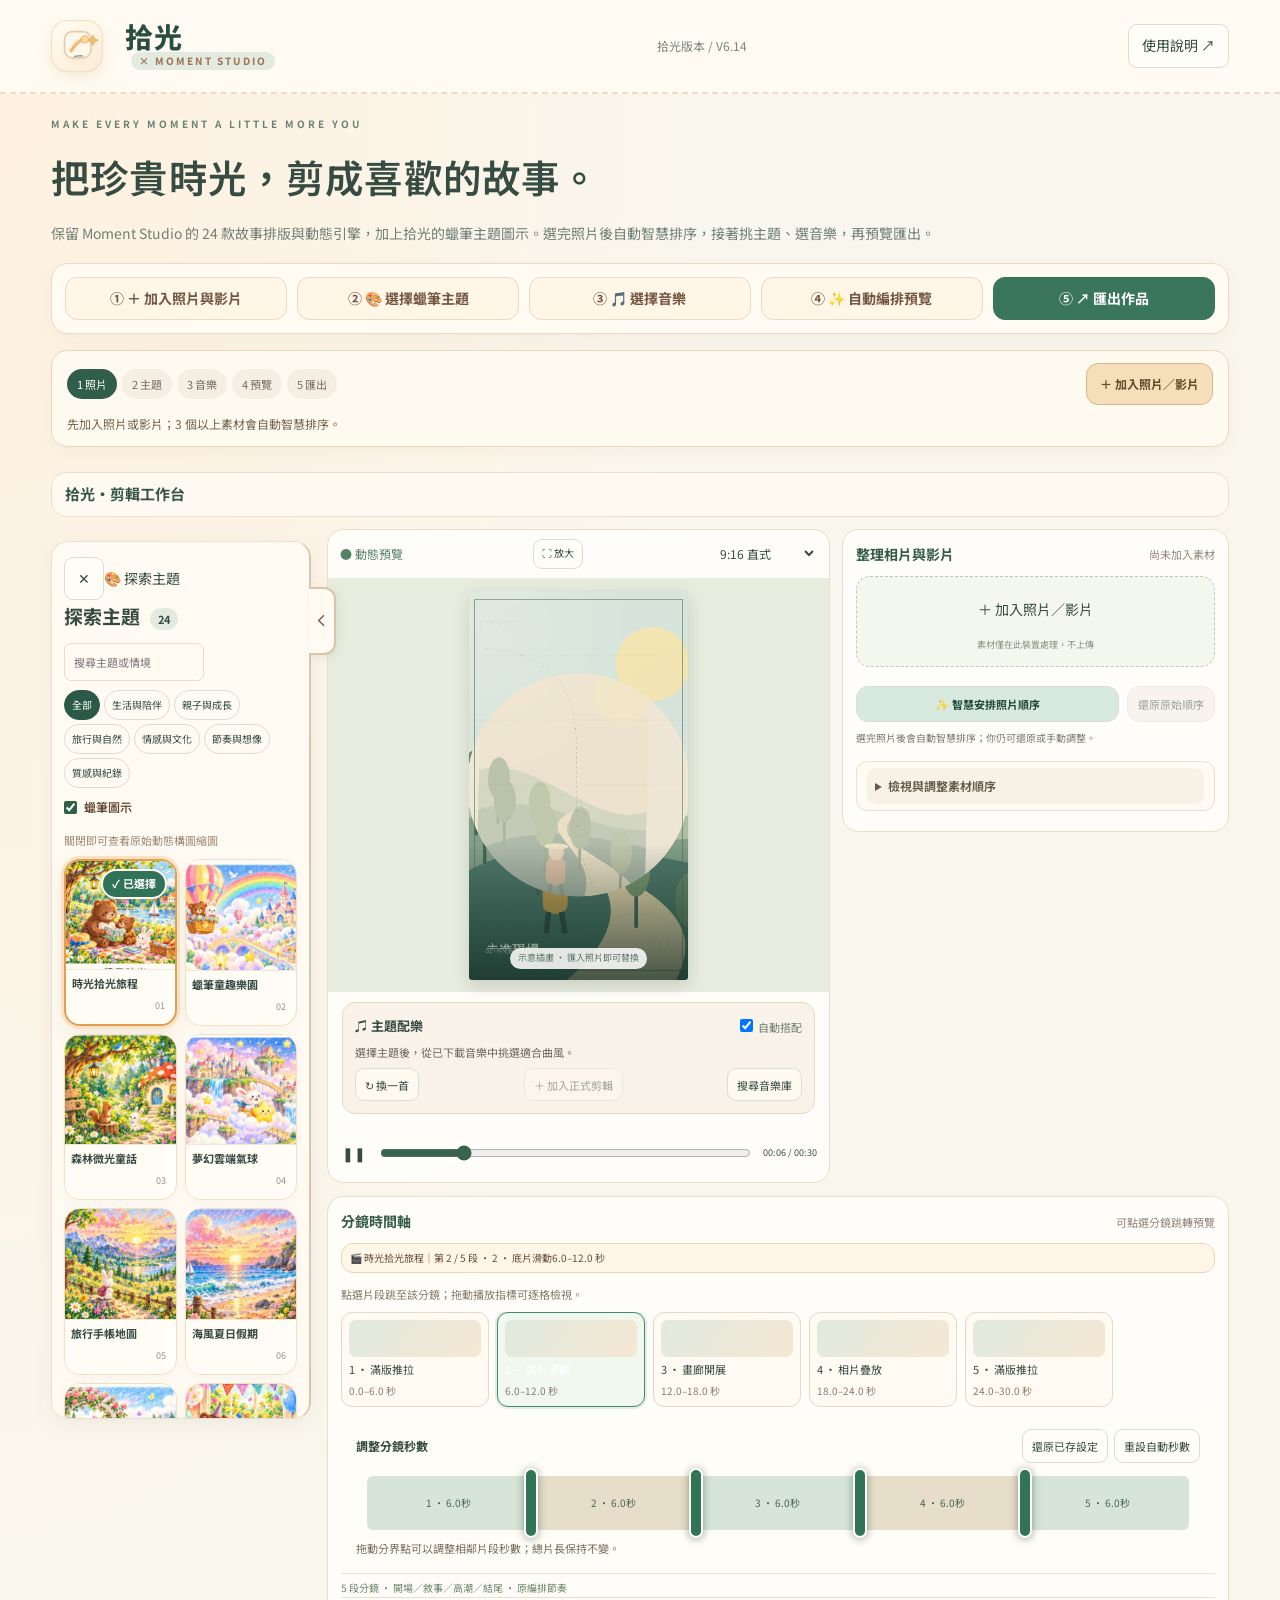
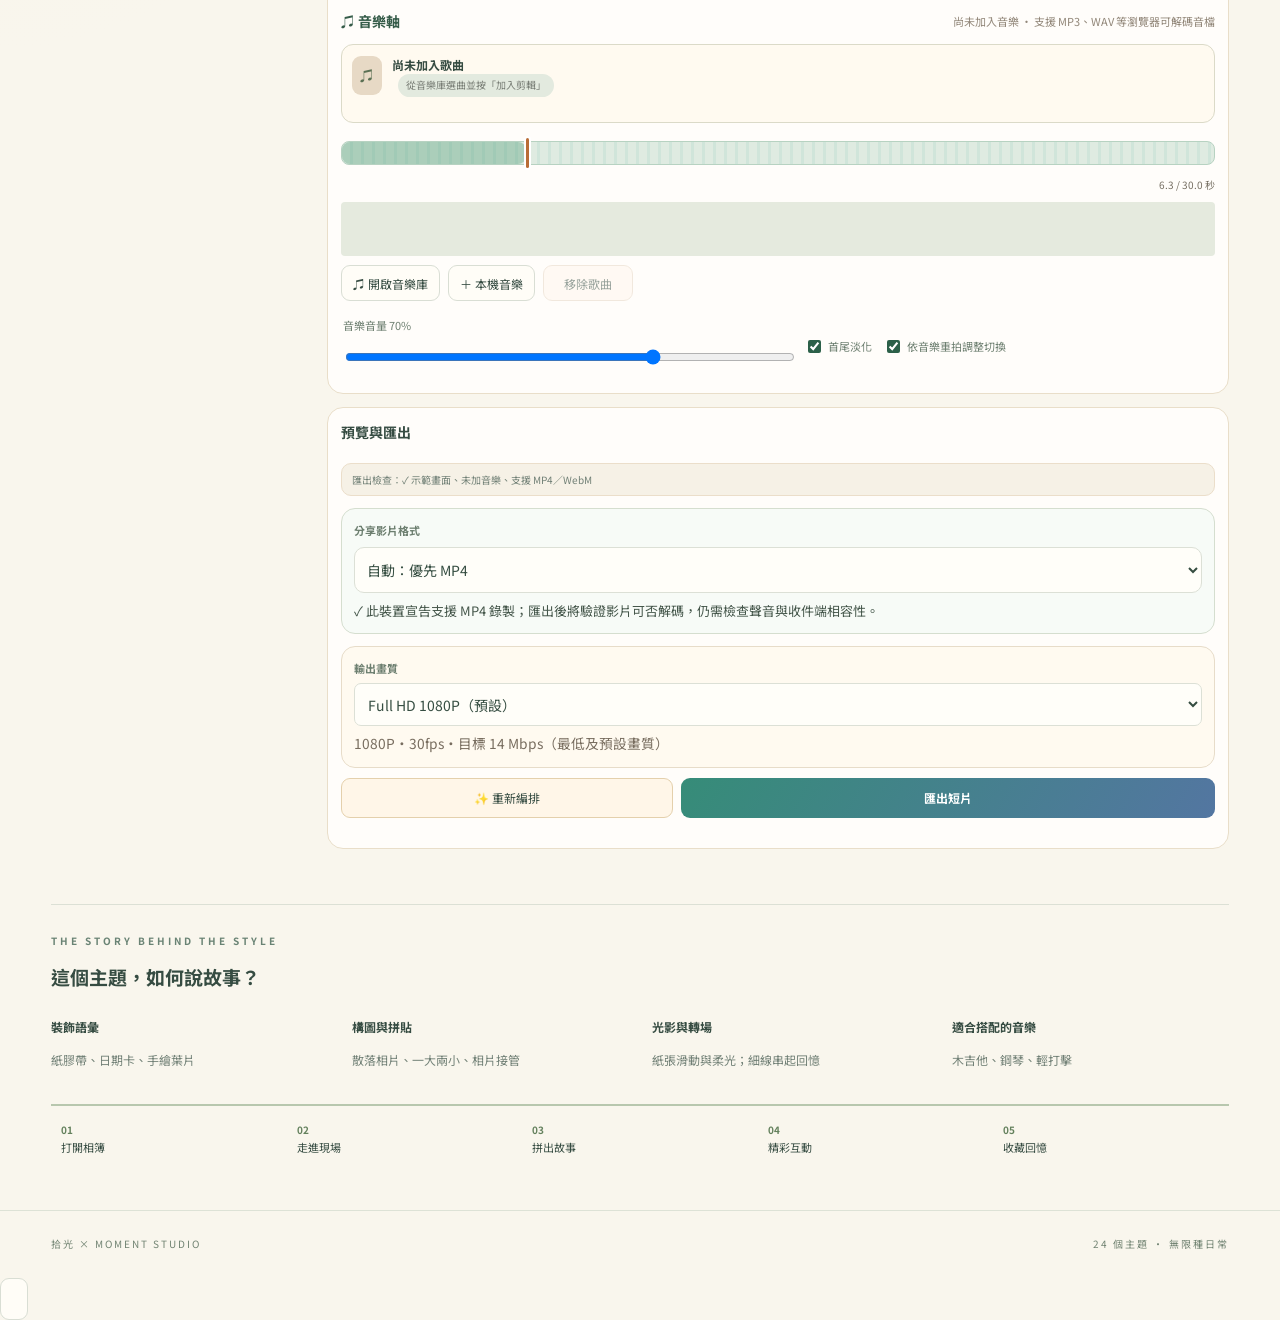
<file: index.html>
<!doctype html><html lang="zh-Hant"><head><meta charset="utf-8"><meta name="viewport" content="width=device-width,initial-scale=1"><meta name="theme-color" content="#f5f3ec"><title>拾光˙剪映</title><meta name="apple-mobile-web-app-capable" content="yes"><meta name="apple-mobile-web-app-status-bar-style" content="default"><meta name="apple-mobile-web-app-title" content="拾光˙剪映"><meta name="application-name" content="拾光˙剪映"><link rel="manifest" href="manifest.webmanifest"><link rel="icon" type="image/png" sizes="192x192" href="icons/icon-192.png"><link rel="apple-touch-icon" href="icons/apple-touch-icon.png"><link rel="stylesheet" href="style.css"><link rel="stylesheet" href="mobile-shell-v608.css?v=610"><link rel="stylesheet" href="mobile-v610.css?v=610"><link rel="stylesheet" href="export-overlay-v614.css?v=614"></head><body><header><a class="brand" href="#" aria-label="拾光 × Moment Studio 首頁"><span class="brandmark" aria-hidden="true"><svg viewBox="0 0 64 64" role="img" focusable="false"><defs><linearGradient id="sgGlow" x1="0" x2="1" y1="0" y2="1"><stop offset="0%" stop-color="#ffd7a8"/><stop offset="52%" stop-color="#f3b56e"/><stop offset="100%" stop-color="#7db2a6"/></linearGradient></defs><rect x="7" y="10" width="40" height="40" rx="12" fill="#fff7ea" stroke="#e3ccb0" stroke-width="2.5"/><path d="M17 39c6-10 11-14 17-17" fill="none" stroke="url(#sgGlow)" stroke-width="5.2" stroke-linecap="round"/><circle cx="38" cy="22" r="5.5" fill="#ffd89e" stroke="#e8b56c" stroke-width="1.6"/><path d="M50 16l2.5 5 5.5 2.2-5.3 2.3L50 31l-2.5-5.4-5.3-2.3 5.2-2.2z" fill="#f3bf74" stroke="#dea85f" stroke-width="1.3"/><path d="M22 48c4.2-1.1 8.2-1.4 12.3-.9" fill="none" stroke="#8ba89e" stroke-width="2.2" stroke-linecap="round"/></svg></span><span class="brandtext"><b>拾光</b><small>× MOMENT STUDIO</small></span></a><span class="version">拾光版本 / V6.14</span><button id="help">使用說明 ↗</button></header><main><section class="intro"><div class="eyebrow">MAKE EVERY MOMENT A LITTLE MORE YOU</div><h1>把珍貴時光，剪成喜歡的故事。</h1><p>保留 Moment Studio 的 24 款故事排版與動態引擎，加上拾光的蠟筆主題圖示。選完照片後自動智慧排序，接著挑主題、選音樂，再預覽匯出。</p></section><div class="quickstart" aria-label="快速成片操作"><button type="button" id="quickUpload">① ＋ 加入照片與影片</button><button type="button" id="quickThemes">② 🎨 選擇蠟筆主題</button><button type="button" id="quickMusic">③ 🎵 選擇音樂</button><button type="button" id="quickCreate">④ ✨ 自動編排預覽</button><button type="button" id="quickExport">⑤ ↗ 匯出作品</button></div><div id="guidedProgress" class="guided-progress" aria-label="製片進度" aria-live="polite"></div><div class="workspace"><section class="catalog"><div class="sectionhead"><h2>探索主題 <small>24</small></h2><label class="search"><input id="search" placeholder="搜尋主題或情境" aria-label="搜尋主題"></label></div><nav id="filters" aria-label="主題分類"></nav><div class="theme-controls"><label class="check"><input id="showIllustrations" type="checkbox" checked>蠟筆圖示</label><span>關閉即可查看原始動態構圖縮圖</span></div><div id="cards" class="cards"></div><p id="empty" hidden>找不到符合的主題，試試其他關鍵字。</p></section><aside class="editor"><div class="previewhead"><span class="live">● 動態預覽</span><button id="expand" aria-label="放大預覽">⛶ 放大</button><select id="ratio" aria-label="畫面比例"><option value="portrait">9:16 直式</option><option value="landscape">16:9 橫式</option><option value="square">1:1 正方形</option></select></div><div class="stage"><canvas id="canvas" width="540" height="960" aria-label="主題動畫預覽"></canvas><span id="sample">示意插畫 · 匯入照片即可替換</span></div><div class="transport"><button id="play" aria-label="播放或暫停">❚❚</button><input id="seek" type="range" min="0" max="30" step="0.01" value="0" aria-label="播放進度"><span id="clock">00:00 / 00:30</span></div><div class="shotbar"><div class="shotbar-title"><b>分鏡</b><button type="button" id="previewDemo">▶ 重播範例</button></div><div id="shots"></div><span id="shotInfo"></span></div><div class="settings"><div class="selected"><span id="selNum">01 / 24</span><h2 id="selTitle"></h2><p id="selDesc"></p><div class="compact-flow">流程：素材 → 主題 → 音樂 → 預覽 → 匯出</div></div><details class="advanced-settings"><summary>進階演出設定 <span>光影・運鏡・文字・節奏</span></summary><section class="sceneSettings"><b>場景演出</b><p id="sceneDescription"></p><div class="row"><label class="check"><input id="foreground" type="checkbox" checked>主題前景</label><label class="check"><input id="light" type="checkbox" checked>環境光影</label></div><div class="row"><label class="check"><input id="opening" type="checkbox" checked>故事開場</label><label class="check"><input id="ending" type="checkbox" checked>回憶收尾</label></div><label>光影與前景強度<select id="atmosphere"><option value="0.5">輕柔</option><option value="1" selected>標準</option><option value="1.4">豐富</option></select></label></section><label>影片標題<input id="title" maxlength="32" placeholder="今天的小小冒險"></label><div class="row"><label>片長<select id="duration"><option value="15">15 秒</option><option value="20">20 秒</option><option value="25">25 秒</option><option value="30" selected>30 秒</option><option value="40">40 秒</option><option value="45">45 秒</option><option value="60">60 秒</option><option value="75">75 秒</option><option value="90">90 秒</option><option value="105">105 秒</option><option value="120">120 秒</option></select></label><label>裝飾<select id="density"><option value="0.4">清爽</option><option value="1" selected>標準</option><option value="1.6">豐富</option></select></label><label>節奏<select id="pace"><option value="0.75">溫柔</option><option value="1" selected>標準</option><option value="1.35">活潑</option></select></label></div><div class="row"><label>鏡頭動態<select id="motion"><option value="0">固定</option><option value="1" selected>柔和推拉</option><option value="1.6">明顯推拉</option></select></label><label>照片構圖（建議完整保留）<select id="fit"><option value="contain" selected>完整保留</option><option value="cover">填滿畫面（會裁切）</option></select></label></div><div class="row"><label>鏡頭曲線<select id="curve"><option value="auto">依主題</option><option value="gentle">柔順</option><option value="cinema">慢—快—慢</option><option value="snappy">節奏加速</option></select></label><label>文字動畫<select id="textMotion"><option value="auto">依主題</option><option value="reveal">滑入揭露</option><option value="type">逐字出現</option><option value="pop">放大落位</option><option value="none">靜態</option></select></label></div><label>文字顯示<select id="textScope"><option value="story">每段故事</option><option value="ends">僅開場與結尾</option><option value="all">全片標題</option></select></label><label class="check"><input id="reduced" type="checkbox">減少動態</label></details><div class="sideblock-label">1. 素材</div><div class="upload"><input id="files" type="file" accept="image/*,video/*" multiple hidden><button id="upload">＋ 加入照片／影片</button><span>素材僅在此裝置處理，不上傳</span></div><div class="story-actions"><button id="storyOptimize" type="button">✨ 智慧安排照片順序</button><button id="storyRestore" type="button" disabled>還原原始順序</button><span id="storyReason">選完照片後會自動智慧排序；你仍可還原或手動調整。</span></div><div id="mediaList"></div><div id="workflowHint" class="workflow-hint">流程：① 加入照片／影片 → ② 自動智慧排序 → ③ 選擇蠟筆主題 → ④ 選擇音樂 → ⑤ 預覽與匯出</div><div class="sideblock-label">2. 音樂</div><section class="musicpanel"><div class="sectionhead"><b>♫ 配樂</b><button type="button" id="openMusicLibrary">🎵 搜尋音樂庫</button><button id="musicAdd">匯入音檔</button></div><input id="musicFile" type="file" accept="audio/*,.mp3,.wav,.m4a" hidden><p id="musicName">尚未加入音樂 · 支援 MP3、WAV 等瀏覽器可解碼音檔</p><label class="check"><input id="beatSync" type="checkbox" checked>依音樂重拍調整切換</label><p id="beatStatus">加入配樂後，自動估計重拍；不明顯時保留原節奏。</p><canvas id="wave" width="600" height="80" aria-label="配樂波形"></canvas><label>音樂音量 <output id="volText">70%</output><input id="volume" type="range" min="0" max="100" value="70"></label><label>音樂起點（秒）<input id="musicStart" type="number" min="0" value="0" step="0.1" disabled></label><div class="row"><label class="check"><input id="loopMusic" type="checkbox" checked>不足時循環</label><label class="check"><input id="fadeMusic" type="checkbox" checked>首尾淡化</label></div><button id="musicRemove" class="textbtn" disabled>移除配樂</button></section><p id="exportReadiness" class="export-readiness" role="status">正在檢查匯出相容性…</p><div class="sideblock-label">3. 輸出</div><div class="actions"><button id="shuffle">✨ 重新編排</button><button id="export" class="primary">匯出短片</button></div><div class="project-savebar" id="projectSaveBar"><strong>專案管理</strong><button type="button" id="projectSaveLocal">儲存專案</button><button type="button" id="projectRestoreLocal">開啟已存專案</button><button type="button" id="projectExportFull">下載完整備份</button><button type="button" id="projectImportFull">匯入備份</button><input id="projectBackupFile" type="file" accept=".momentproj,application/json" hidden><span id="projectSaveStatus" role="status">本機保存包含照片、影片與音樂；清除網站資料會遺失。</span></div><button id="save" class="textbtn">下載編排設定 JSON</button><p class="notice">V6.14：主題點選即時預覽、分鏡提示與配樂狀態。原有可還原的智慧選片排序；使用曝光、細節、色彩與畫面方向安排素材。仍為模板自動編排，可加入本機配樂。影片原音仍靜音；尚未接入 AI 人臉辨識；使用「完整保留」可避免照片被裁切，請先確認構圖。</p><div id="exportProgress" hidden role="dialog" aria-modal="true" aria-labelledby="exportOverlayTitle" aria-describedby="exportStage"><section class="export-overlay-card"><div class="export-overlay-icon" aria-hidden="true">🎞️</div><h2 id="exportOverlayTitle">正在匯出影片</h2><p id="exportStage" role="status" aria-live="polite">正在準備影片與音軌…</p><div id="exportPercent" class="export-overlay-percent" aria-live="off">0%</div><progress id="progress" max="100" value="0" aria-label="影片匯出進度"></progress><p class="export-overlay-hint">請保持此頁開啟，不要切換到其他 App</p><button id="cancelExport" type="button">取消匯出</button></section></div><p id="status" role="status"></p><div id="result" hidden><b>匯出完成 · 先播放檢查</b><video id="resultVideo" controls playsinline></video><a id="resultDownload" download>下載影片</a><button id="closeResult" class="textbtn">關閉結果</button></div></div></aside></div><section class="mobile-workbar" aria-label="手機快速剪輯工具"><button type="button" id="mobileMedia">＋ 素材</button><button type="button" id="mobileTheme">🎨 主題</button><button type="button" id="mobilePreview">▶ 預覽</button><button type="button" id="mobileExport">↗ 匯出</button></section><section class="details"><div class="eyebrow">THE STORY BEHIND THE STYLE</div><h2>這個主題，如何說故事？</h2><div id="specs"></div><div class="timeline" id="timeline"></div></section></main><footer>拾光 × MOMENT STUDIO <span>24 個主題 · 無限種日常</span></footer><dialog id="dialog"><h2>讓回憶動起來</h2><p>① 選擇主題，先觀看示意插畫動畫。</p><p>② 加入照片或影片，用上下按鈕調整順序。影片會靜音、以原速循環使用。</p><p>③ 調整標題、比例、節奏與裝飾；拖曳進度條檢視構圖。</p><p>④ 從音樂庫搜尋試聽，取得合規音檔後匯入，並調整起點與音量，再匯出 MP4 或 WebM（依瀏覽器支援）。匯出需等待完整片長，請留在此頁，完成後可直接播放檢查。</p><p>重拍來自音訊能量變化估計，並非每首歌都能準確識別；可取消重拍調整。<br>瀏覽器支援 FaceDetector 時可嘗試偵測照片人臉，不支援時回退至視覺特徵分析；影片原音靜音，可另外加入配樂。素材不會上傳，重新整理後需重新加入；JSON 僅保留編排設定，不包含照片或影片。</p><button id="closeDialog" class="primary">開始創作</button></dialog><script src="engine.js"></script><script src="atmosphere.js"></script><script src="app.js"></script><script src="fusion.js"></script><script src="upgrade-v51.js"></script><dialog id="musicLibrary" class="music-library-dialog"><div class="music-dialog-head"><b>🎵 拾光音樂素材中心</b><button id="closeMusicLibrary" type="button">✕ 關閉</button></div><p>可以在此搜尋與試聽。網路曲目需先確認影片同步使用授權並取得合法音檔；本機選取的音樂可直接加入時間軸。</p><iframe id="musicLibraryFrame" title="音樂素材中心" loading="lazy" src="music-center/index.html?v=5.98"></iframe></dialog><script src="upgrade-v52.js"></script><script src="upgrade-v512.js"></script><script src="upgrade-v518.js"></script><script src="upgrade-v523.js"></script><script src="workspace-v525.js"></script><script src="timeline-v526.js"></script><script src="timeline-v527.js"></script><script src="project-v529.js"></script><script src="music-full-v530.js"></script><script src="workspace-v532.js"></script><script src="sidebar-edge-v533.js"></script><script src="audio-focus-v549.js"></script><script src="theme-music-v552.js"></script><script src="cover-share-v554.js"></script><script src="share-mobile-v555.js"></script><script src="export-format-v556.js"></script><script src="mobile-v557.js?v=588"></script><script src="mobile-v561.js"></script><script src="mobile-studio-v588.js?v=588"></script><script src="pwa-register.js"></script><script src="mobile-shell-v608.js?v=610"></script></body></html>
</file>
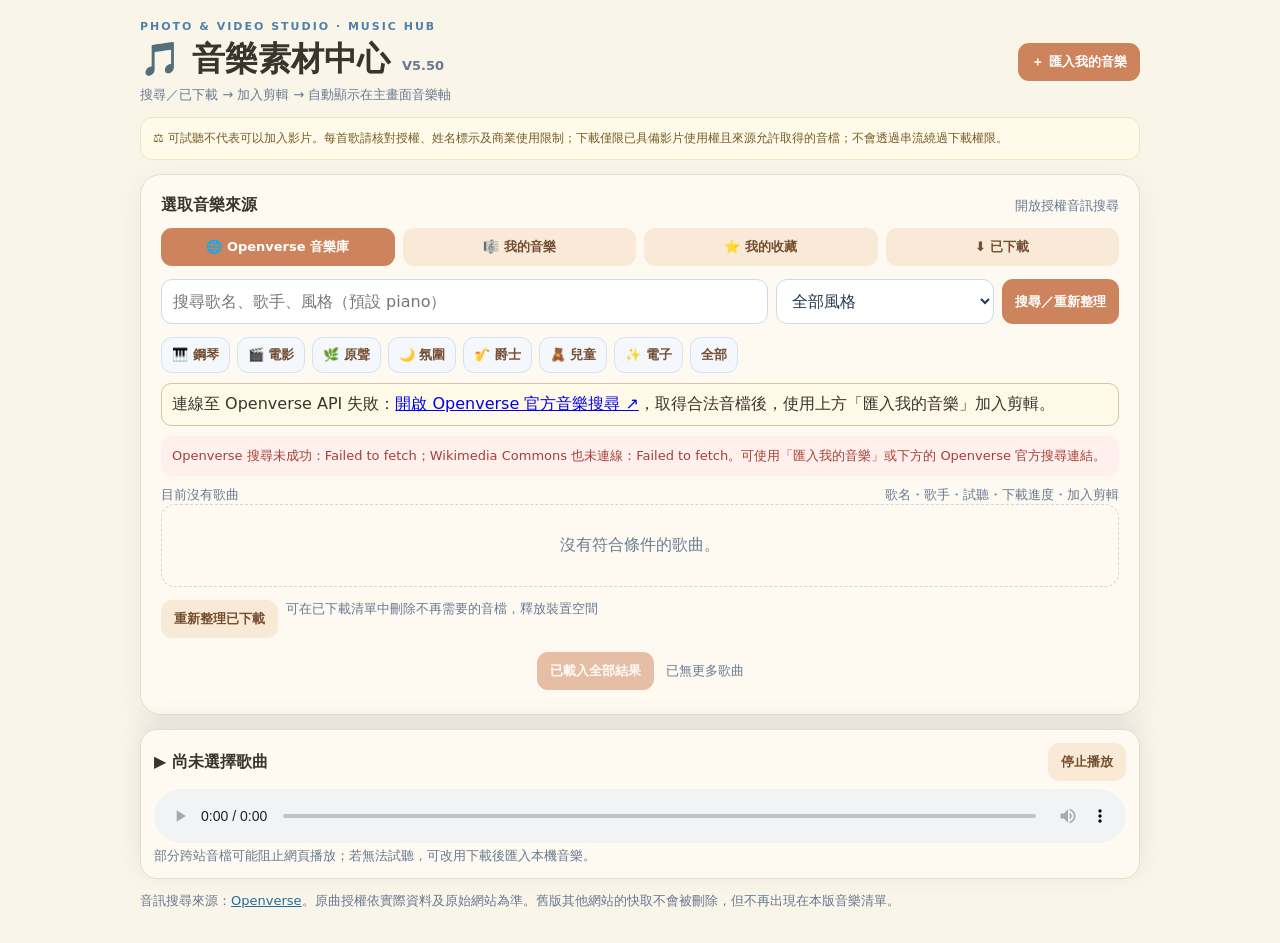
<file: music-center/index.html>
<!doctype html><html lang="zh-Hant"><head><meta charset="utf-8"><meta name="viewport" content="width=device-width,initial-scale=1"><title>音樂素材中心 V2.5</title><style>
:root{font-family:system-ui,-apple-system,'Noto Sans TC',sans-serif;color:#243850;background:#eff4fa}*{box-sizing:border-box}body{margin:0}.shell{max-width:1040px;margin:auto;padding:20px}.header{display:flex;align-items:center;justify-content:space-between;gap:12px;flex-wrap:wrap}h1{font-size:clamp(23px,4vw,33px);margin:4px 0}.muted{color:#667991;font-size:13px}.eyebrow{letter-spacing:2px;color:#5081aa;font-size:11px;font-weight:800}.panel{background:white;border:1px solid #dce7f1;border-radius:21px;padding:20px;margin:14px 0;box-shadow:0 6px 27px #244b7012}.tabs{display:flex;gap:8px;flex-wrap:wrap}.tabs button{flex:1;min-width:130px}.btn,button,a.btn{background:#e7f1fc;border:0;color:#245c87;border-radius:11px;padding:10px 13px;font:inherit;font-size:13px;font-weight:700;cursor:pointer;text-decoration:none;display:inline-flex;align-items:center;justify-content:center;gap:5px}.btn.primary,button.primary{background:#327eaf;color:white}button:disabled{opacity:.5;cursor:not-allowed}.toolbar{display:flex;flex-wrap:wrap;gap:8px;margin:13px 0}.toolbar input{flex:3;min-width:160px}.toolbar select{flex:1;min-width:125px}input,select{font:inherit;padding:11px;border:1px solid #cbdbe7;border-radius:11px;background:#fff;color:#243850;min-width:0}.status{border-radius:11px;background:#eef5fc;padding:11px;margin:10px 0;font-size:13px;color:#44617c}.status.error{background:#fff0ed;color:#a64134}.status.success{background:#eaf6ec;color:#276e49}.status.loading{background:#fff8e8;color:#8d691d}.downloadstate{grid-column:2/-1;display:grid;gap:5px;padding:0 0 7px}.downloadstate[hidden]{display:none}.downloadstate progress{width:100%;height:9px;accent-color:#327eaf}.dltext{font-size:12px;color:#5c718a}.track{display:grid;grid-template-columns:45px minmax(0,1fr) auto;gap:11px;align-items:center;border-bottom:1px solid #e9eff5;padding:11px 3px}.art{width:45px;height:45px;object-fit:cover;background:#e3edf6;border-radius:11px}.song{font-size:14px;font-weight:760;white-space:nowrap;text-overflow:ellipsis;overflow:hidden}.song-meta{color:#738299;font-size:12px;margin-top:3px}.right{display:flex;flex-wrap:wrap;gap:5px;justify-content:flex-end}.right button,.right a{font-size:12px;padding:7px 9px}.tag{display:inline-block;border-radius:6px;background:#eef3f8;padding:2px 5px;font-size:11px;color:#587084;margin:3px 5px 0 0}.note{background:#fffae9;border:1px solid #f1e6c1;padding:12px;border-radius:12px;font-size:12px;color:#765c24}.player{position:sticky;bottom:0;background:white;z-index:5;box-shadow:0 -8px 25px #3858781e;border:1px solid #dce7f1;border-radius:17px;padding:13px}audio{width:100%;margin-top:8px}.pagination{display:flex;justify-content:center;align-items:center;gap:12px;margin-top:14px}.settings{display:flex;gap:9px;flex-wrap:wrap;margin:10px 0}.settings input{flex:1}.genre-pills{display:flex;gap:7px;flex-wrap:wrap;margin:10px 0}.genre-pills button{background:#f4f8fc;border:1px solid #d4e3ef;padding:8px 10px}.genre-pills button.active{background:#327eaf;color:#fff}.empty{padding:30px 14px;border:1px dashed #cbd7e5;border-radius:14px;text-align:center;color:#687d94}.muted a{color:#226d9e} .link{color:#236c9c}.kicker{display:flex;align-items:center;gap:10px;justify-content:space-between;flex-wrap:wrap}@media(max-width:680px){.shell{padding:11px}.panel{padding:14px}.track{grid-template-columns:40px minmax(0,1fr)}.art{width:40px;height:40px}.right{grid-column:1/-1;justify-content:flex-start}.downloadstate{grid-column:1/-1}.tabs button{min-width:0;flex-basis:42%}.toolbar input,.toolbar select{flex:1 1 100%}}

.timeline-panel .timeline-top{display:flex;align-items:center;justify-content:space-between;gap:10px;flex-wrap:wrap}.timeline-list{display:grid;gap:10px;margin-top:12px}.timeline-item{padding:14px;border:1px solid #dce7f1;border-radius:14px;background:#fbfdff}.timeline-item .sub{font-size:12px;color:#61758c;margin-top:4px}.timeline-controls{display:grid;grid-template-columns:repeat(4,minmax(100px,1fr));gap:9px;margin:11px 0}.timeline-controls label{font-size:12px;color:#546c83;display:grid;gap:5px}.timeline-controls input{width:100%;min-width:0;padding:8px}.timeline-buttons{display:flex;gap:7px;flex-wrap:wrap}.timeline-track{height:17px;border-radius:9px;background:#e2eaf3;overflow:hidden;position:relative;margin:10px 0}.timeline-track>div{height:100%;background:linear-gradient(90deg,#63b2d5,#2c79a6);border-radius:9px}.timeline-message{font-size:12px;color:#587188;margin:9px 0}.timeline-missing{color:#9b413e;font-size:12px}.timeline-panel button{font-size:12px}.project-actions{display:flex;gap:7px;flex-wrap:wrap;margin-top:12px}.project-actions button,.project-actions label{min-height:38px}.timeline-header{display:flex;justify-content:space-between;align-items:center;gap:8px}.timeline-note{margin:11px 0;color:#687d94;font-size:12px}@media(max-width:680px){.timeline-controls{grid-template-columns:repeat(2,minmax(0,1fr))}.timeline-item{padding:10px}}

:root{color:#3b342d;background:#faf5e9}body{background:#faf5e9}.panel,.player{background:#fffaf1;border-color:#eadcc7}.btn,button,a.btn{background:#f8ead6;color:#744e32}.btn.primary,button.primary,.genre-pills button.active{background:#cd835b;color:white}.track{border-color:#eaddc9}.status{background:#faf0df;color:#785b41}progress{accent-color:#c6855b}
</style></head><body><main class="shell"><header class="header"><div><div class="eyebrow">PHOTO & VIDEO STUDIO · MUSIC HUB</div><h1>🎵 音樂素材中心 <span class="muted">V5.50</span></h1><div class="muted">搜尋／已下載 → 加入剪輯 → 自動顯示在主畫面音樂軸</div></div><label class="btn primary">＋ 匯入我的音樂<input type="file" id="files" multiple accept="audio/*" hidden></label></header><div class="note" style="margin-top:13px">⚖️ 可試聽不代表可以加入影片。每首歌請核對授權、姓名標示及商業使用限制；下載僅限已具備影片使用權且來源允許取得的音檔；不會透過串流繞過下載權限。</div><section class="panel"><div class="kicker"><b>選取音樂來源</b><span class="muted" id="sourceNote">使用公開 API 載入真實結果</span></div><nav class="tabs" id="tabs" style="margin-top:12px"><button class="primary" data-source="openverse">🌐 Openverse 音樂庫</button><button data-source="local">🎼 我的音樂</button><button data-source="saved">⭐ 我的收藏</button><button data-source="cached">⬇ 已下載</button></nav><div class="toolbar"><input id="query" type="search" placeholder="搜尋歌名、歌手、風格（預設 piano）"><select id="genre"><option value="">全部風格</option><option value="piano">鋼琴</option><option value="pop">流行</option><option value="cinematic">電影感</option><option value="ambient">氛圍</option><option value="electronic">電子</option><option value="acoustic">原聲</option><option value="children">兒童</option><option value="jazz">爵士</option><option value="folk">民謠</option><option value="classical">古典</option><option value="lofi">Lo-fi</option></select><button class="primary" id="search">搜尋／重新整理</button></div><div class="genre-pills" id="quickGenres" aria-label="快速搜尋曲風"><button data-quick="piano">🎹 鋼琴</button><button data-quick="cinematic">🎬 電影</button><button data-quick="acoustic">🌿 原聲</button><button data-quick="ambient">🌙 氛圍</button><button data-quick="jazz">🎷 爵士</button><button data-quick="children">🧸 兒童</button><button data-quick="electronic">✨ 電子</button><button data-quick="">全部</button></div><div id="ovOfficialFallback" hidden style="padding:10px;margin:6px 0;border:1px solid #d5c5aa;border-radius:10px;background:#fff9e8">連線至 Openverse API 失敗：<a href="https://openverse.org/search/audio?q=piano" target="_blank" rel="noopener noreferrer">開啟 Openverse 官方音樂搜尋 ↗</a>，取得合法音檔後，使用上方「匯入我的音樂」加入剪輯。</div><div id="status" class="status" role="status" aria-live="polite">準備載入音樂清單…</div><div class="kicker"><span class="muted" id="count">尚未載入</span><span class="muted">歌名・歌手・試聽・下載進度・加入剪輯</span></div><div id="list"></div><div id="cacheActions" class="toolbar" hidden><button id="refreshCache">重新整理已下載</button><span class="muted">可在已下載清單中刪除不再需要的音檔，釋放裝置空間</span></div><div id="paging" class="pagination" hidden><button id="loadMore" type="button" class="primary">＋ 載入更多歌曲</button><span class="muted" id="pageLabel" aria-live="polite"></span></div><div id="scrollSentinel" style="height:4px" aria-hidden="true"></div></section><div class="player"><div class="kicker"><b id="now">▶ 尚未選擇歌曲</b><button id="stop">停止播放</button></div><audio id="audio" controls preload="none"></audio><div class="muted" id="playerTip">部分跨站音檔可能阻止網頁播放；若無法試聽，可改用下載後匯入本機音樂。</div></div><section class="panel timeline-panel" id="timelinePanel" hidden aria-hidden="true"><div class="timeline-top"><div><div class="eyebrow">MUSIC TIMELINE</div><h2 style="margin:5px 0;font-size:21px">🎬 我的剪輯音樂時間軸 <span class="muted">V2.5</span></h2><div class="muted">按「加入剪輯」後，已下載的音樂會自動出現在這裡</div></div><button id="timelinePlayAll" class="primary">▶ 依序預覽</button></div><div class="timeline-note">整首歌曲加入剪輯，不需要設定換歌時間。來源歌曲必須具備相應使用授權。</div><div id="timelineStatus" class="status">準備載入儲存的剪輯專案…</div><div id="timelineList" class="timeline-list"></div><div class="project-actions"><button id="projectExport">⬇ 匯出專案 JSON</button><label class="btn">↑ 匯入專案 JSON<input type="file" id="projectImport" accept="application/json,.json" hidden></label><button id="timelineStop">■ 停止預覽</button><button id="timelineClear">清空時間軸</button></div><div class="timeline-note">專案檔儲存音樂 ID、裁切參數與授權資訊，不包含 MP3 本體；換裝置時要另外匯入音檔。本機音樂以 IndexedDB 儲存，瀏覽器若清除網站資料可能消失。</div></section><section class="panel" hidden aria-hidden="true"><b>與照片影片系統銜接</b><p class="muted">有合法剪輯使用權的音樂會先下載並儲存在本機，之後加入剪輯會重複利用快取。此音樂中心已透過同來源視窗訊息接入小小映畫影片編輯器；同時也會發出 <code>music-center:add-track</code> 事件與本機音訊 Blob URL；正式剪輯系統仍須接收該事件及持久保存音檔，才能真正寫入影片時間軸。</p><textarea id="bridge" readonly style="width:100%;min-height:78px;border:1px solid #d8e4ee;border-radius:11px;padding:10px;resize:vertical" placeholder="選曲後這裡會提供音樂資訊 JSON"></textarea><div class="toolbar"><button id="copyBridge">複製時間軸資料</button><button id="downloadBridge">下載 JSON</button></div></section><p class="muted">音訊搜尋來源：<a href="https://api.openverse.org/v1/" target="_blank" rel="noopener noreferrer">Openverse</a>。原曲授權依實際資料及原始網站為準。舊版其他網站的快取不會被刪除，但不再出現在本版音樂清單。</p></main><script>
(()=>{'use strict';const $=id=>document.getElementById(id);const el=(tag,cls,text)=>{const n=document.createElement(tag);if(cls)n.className=cls;if(text!==undefined)n.textContent=text;return n};let source='openverse',page=1,tracks=[],local=[],favorites=[],reqId=0,controller=null,lastBridge=null,more=false,pageLinks=new Map(),pageBusy=false;const objectURLs=new Map();let dbPromise=null;const cacheMeta=new Map();const PAGE=20;let catalog=null;const ARCHIVE_LIMIT=12;try{favorites=JSON.parse(localStorage.getItem('music-v20-favorites')||'[]');if(!Array.isArray(favorites))favorites=[];favorites=favorites.filter(t=>t&&['Openverse','我的音樂'].includes(t.provider))}catch{}try{void 0}catch{}const favoriteId=t=>t.provider+':'+t.id;
function db(){if(!('indexedDB' in window))return Promise.reject(Error('此瀏覽器不支援永久音樂快取'));if(!dbPromise)dbPromise=new Promise((resolve,reject)=>{const r=indexedDB.open('music-center-offline-v21',3);r.onupgradeneeded=()=>{const d=r.result;if(!d.objectStoreNames.contains('audio'))d.createObjectStore('audio',{keyPath:'key'})};r.onsuccess=()=>{if(!r.result.objectStoreNames.contains('audio')){r.result.close();dbPromise=null;reject(Error('音樂快取資料表不存在，請重新開啟音樂庫'));return;}resolve(r.result)};r.onerror=()=>{dbPromise=null;reject(r.error)}});return dbPromise}
async function cachedGet(key){const d=await db();return new Promise((resolve,reject)=>{const tx=d.transaction('audio','readonly'),r=tx.objectStore('audio').get(key);r.onsuccess=()=>resolve(r.result);r.onerror=()=>reject(r.error)})}
async function cachedPut(value){const d=await db();return new Promise((resolve,reject)=>{const tx=d.transaction('audio','readwrite');tx.objectStore('audio').put(value);tx.oncomplete=()=>resolve();tx.onerror=()=>reject(tx.error)})}
async function cachedDelete(key){const d=await db();return new Promise((resolve,reject)=>{const tx=d.transaction('audio','readwrite');tx.objectStore('audio').delete(key);tx.oncomplete=()=>resolve();tx.onerror=()=>reject(tx.error)})}
async function allCached(){const d=await db();return new Promise((resolve,reject)=>{const r=d.transaction('audio','readonly').objectStore('audio').getAll();r.onsuccess=()=>resolve(r.result);r.onerror=()=>reject(r.error)})}
async function isCached(t){const key=favoriteId(t);if(cacheMeta.has(key))return true;try{const item=await cachedGet(key);if(item){cacheMeta.set(key,item);return true}}catch{}return false}
function properAudioType(type){return /^(audio\/|application\/ogg|application\/octet-stream)/i.test(type||'')}
function canAutoDownload(t){return t.provider==='我的音樂'||(['Openverse','Wikimedia Commons'].includes(t.provider)&&safeUrl(t.stream)&&t.license&&!/^UNKNOWN/.test(t.license))}
function licenseConfirm(t){if(t.provider==='我的音樂')return confirm('請確認你有權將此本機音樂加入影片及輸出。繼續嗎？');return confirm('這首歌曲標示為 '+t.license+'。請確認你的影片用途符合該歌曲的授權（含商業使用、改作與姓名標示等限制），並已查核原始來源。繼續下載嗎？')}
async function downloadToCache(t,progress){const key=favoriteId(t);let item=await cachedGet(key).catch(()=>null);if(item)return item;if(!canAutoDownload(t))throw Error('此來源沒有可核實的直接下載權限。請前往官方頁面，合法取得檔案後用「匯入我的音樂」。');if(!licenseConfirm(t))throw Error('已取消：請先確認授權');let blob;if(t.provider==='我的音樂'){blob=t.file;if(!blob)throw Error('本機音檔已失效，請重新匯入')}else{const url=safeUrl(t.stream);if(!url)throw Error('找不到音檔地址');const response=await fetch(url,{mode:'cors',redirect:'follow'});if(!response.ok)throw Error('下載端點回覆 HTTP '+response.status);const type=response.headers.get('content-type')||'';if(!properAudioType(type))throw Error('來源未提供可直接下載的音檔（'+type+'）');const total=Number(response.headers.get('content-length'))||0;if(total>150*1024*1024)throw Error('檔案超過 150 MB 限制');if(!response.body){blob=await response.blob();progress(95)}else{const reader=response.body.getReader(),parts=[];let bytes=0;for(;;){const {done,value}=await reader.read();if(done)break;bytes+=value.byteLength;if(bytes>150*1024*1024){await reader.cancel();throw Error('檔案超過 150 MB 限制')}parts.push(value);progress(total?Math.min(95,Math.floor(bytes/total*95)):null,bytes)}blob=new Blob(parts,{type:type.split(';')[0]||'audio/mpeg'})}}if(!blob.size)throw Error('下載到空白音檔');item={key,blob,track:{...t,file:null,stream:null},savedAt:Date.now(),bytes:blob.size};await cachedPut(item);cacheMeta.set(key,item);progress(100);return item}
function blobUrl(item){const old=objectURLs.get(item.key);if(old)return old;const u=URL.createObjectURL(item.blob);objectURLs.set(item.key,u);return u}
const pendingImports=new Map();
async function deliver(t,item){
 const actual=item?.blob||item?.file;
 if(!actual||typeof actual.arrayBuffer!=='function'||Number(actual.size)<=0)throw Error('已下載紀錄未包含可讀取的音檔');
 const meta={id:t.id,title:t.title,artist:t.artist,provider:t.provider,sourcePage:t.page,license:t.license,duration:t.duration};
 if(window.parent===window)throw Error('請從影片編輯器的「選擇音樂」開啟音樂庫');
 const requestId='music-'+Date.now()+'-'+Math.random().toString(36).slice(2);
 const panel=$('status');
 status('正在將已下載音檔加入中央音樂軸：'+t.title,'loading');
 const waitMax=55000;
 const result=await Promise.race([
  (async()=>{
   return await new Promise((resolve,reject)=>{
    pendingImports.set(requestId,{resolve,reject});
    try{window.parent.postMessage({type:'moment:music-selection',requestId,data:{track:meta},audioBlob:actual},'*')}
    catch(err){pendingImports.delete(requestId);reject(err)}
   });
  })(),
  new Promise((_,reject)=>setTimeout(()=>reject(Error('音樂軸匯入超時，請確認主剪輯器是否顯示錯誤訊息')),waitMax))
 ]).finally(()=>pendingImports.delete(requestId));
 const duration=Number(result?.duration)||0;
 if(!result||duration<=0)throw Error('主剪輯器尚未確認音樂軸加入成功');
 status('✓ 已加入中央音樂軸：'+t.title+'（'+Math.round(duration)+' 秒）','success');
 return result;
}
window.addEventListener('message',e=>{
 if(e.source!==window.parent||e.data?.type!=='moment:music-import-result')return;
 const entry=pendingImports.get(e.data.requestId);
 if(!entry)return;
 pendingImports.delete(e.data.requestId);
 if(e.data.ok)entry.resolve({duration:Number(e.data.duration)||1});
 else entry.reject(Error(e.data.message||'主剪輯器無法加入音樂'));
});
const formatTime=s=>{s=Number(s);return Number.isFinite(s)&&s>=0?Math.floor(s/60)+':'+String(Math.floor(s%60)).padStart(2,'0'):'—'};const safeUrl=u=>{try{const a=new URL(u,location.href);return ['https:','http:','blob:'].includes(a.protocol)?a.href:null}catch{return null}};function status(txt,type=''){const n=$('status');n.textContent=txt;n.className='status '+type}function saveFav(){try{localStorage.setItem('music-v20-favorites',JSON.stringify(favorites.slice(0,250)))}catch{}}let activePreviewCard=null,previewToken=0;function audioStop(){previewToken++;activePreviewCard=null;$('audio').pause();$('audio').removeAttribute('src');$('audio').load();$('now').textContent='▶ 尚未選擇歌曲'}function chooseSource(s){pageLinks.clear();source=s;$('cacheActions').hidden=s!=='cached';$('quickGenres').hidden=s!=='openverse';page=1;reqId++;controller?.abort();audioStop();document.querySelectorAll('[data-source]').forEach(b=>b.classList.toggle('primary',b.dataset.source===s));$('sourceNote').textContent=({openverse:'開放授權音訊搜尋',local:'本機上傳檔案',saved:'Openverse 收藏曲目',cached:'已下載的 Openverse 或本機音樂'})[s];$('query').disabled=s!=='openverse';$('genre').disabled=s!=='openverse';$('search').textContent=s==='openverse'?'搜尋／重新整理':'重新整理清單';reload()}function card(t){const c=el('article','track');const im=el('img','art');im.alt='';im.loading='lazy';if(safeUrl(t.image)){im.src=t.image;im.onerror=()=>im.style.visibility='hidden'}const meta=el('div');meta.style.minWidth='0';meta.append(el('div','song',t.title||'未命名'),el('div','song-meta',(t.artist||'未知歌手')+' · '+formatTime(t.duration)));const badge=el('div');if(t.license)badge.append(el('span','tag',t.license));if(t.provider)badge.append(el('span','tag',t.provider));meta.append(badge);const act=el('div','right');const play=el('button','','▶ 試聽');play.disabled=!safeUrl(t.stream)&&!cacheMeta.has(favoriteId(t));play.onclick=async()=>{audioStop();const token=previewToken;activePreviewCard=c;const item=await cachedGet(favoriteId(t)).catch(()=>null);const playURL=item?blobUrl(item):safeUrl(t.stream);if(token!==previewToken||!c.isConnected)return;if(!playURL){status('找不到可播放音檔，請先下載或重新匯入。','error');return}$('audio').src=playURL;$('now').textContent='▶ '+t.title+' — '+t.artist;try{window.parent.postMessage({type:'moment:preview-audio-start'},'*');await $('audio').play();status('正在播放：'+t.title,'success')}catch(e){status('音檔無法在瀏覽器內播放：'+(e.message||'來源有限制')+'。請改用下載後匯入本機音樂。','error')}};act.append(play);const f=el('button','',favorites.some(x=>favoriteId(x)===favoriteId(t))?'★ 已收藏':'☆ 收藏');f.onclick=()=>{const id=favoriteId(t),ix=favorites.findIndex(x=>favoriteId(x)===id);if(ix>=0)favorites.splice(ix,1);else favorites.unshift({...t,stream:t.provider==='我的音樂'?null:t.stream});saveFav();f.textContent=ix>=0?'☆ 收藏':'★ 已收藏';if(source==='saved')reload()};act.append(f);if(t.provider==='我的音樂'&&t.stream){const a=el('a','btn','下載本機檔');a.href=t.stream;a.download=t.title||'audio';act.append(a)}const dlBox=el('div','downloadstate');dlBox.hidden=true;const bar=el('progress');bar.max=100;bar.value=0;const line=el('div','dltext','準備下載…');dlBox.append(bar,line);
const add=el('button','','＋ 加入剪輯');const cacheLabel=el('span','tag','檢查快取中');meta.append(cacheLabel);isCached(t).then(ok=>{cacheLabel.textContent=ok?'✓ 已下載':'未下載';if(ok){add.textContent='＋ 直接加入剪輯';play.disabled=false}});
add.onclick=async()=>{if(add.disabled)return;add.disabled=true;try{let item=await cachedGet(favoriteId(t)).catch(()=>null);if(!item){dlBox.hidden=false;bar.removeAttribute('value');line.textContent='正在檢查來源與授權…';if(!canAutoDownload(t))throw Error('此來源尚未開放可驗證的直接下載。請在官方網站合法下載後，再匯入本機音樂。');item=await downloadToCache(t,(percent,bytes)=>{if(percent===null){bar.removeAttribute('value');line.textContent='正在下載 '+(bytes/1048576).toFixed(1)+' MB（來源未提供總大小）'}else{bar.value=percent;line.textContent=percent===100?'下載完成，已儲存至本機':`下載中 ${percent}%`}})}await deliver(t,item);cacheLabel.textContent='✓ 已下載';add.textContent='＋ 直接加入剪輯';if(dlBox.hidden===false){bar.value=100;line.textContent='✓ 已下載並加入剪輯'}}catch(e){dlBox.hidden=false;bar.removeAttribute('value');line.textContent='無法自動下載：'+(e.message||String(e))+'。可改為先合法下載檔案後，再匯入本機音樂。';status('加入失敗：'+(e.message||String(e)),'error')}finally{add.disabled=false}};
act.append(add);if(['Openverse','Wikimedia Commons'].includes(t.provider)&&safeUrl(t.page)){
 const sourceLink=el('a','btn','↗ 音樂來源');sourceLink.href=safeUrl(t.page);
 sourceLink.target='_blank';sourceLink.rel='noopener noreferrer';sourceLink.title='開啟原曲來源網站並檢查授權';act.append(sourceLink)
}
if(source==='cached'){const del=el('button','','🗑 刪除快取');del.onclick=async()=>{if(!confirm('確定刪除「'+t.title+'」的本機音檔？此操作不會影響線上歌曲。'))return;try{const key=favoriteId(t);await cachedDelete(key);cacheMeta.delete(key);const u=objectURLs.get(key);if(u){URL.revokeObjectURL(u);objectURLs.delete(key)}if($('audio').src===u)audioStop();status('已刪除歌曲快取：'+t.title,'success');await reload()}catch(e){status('刪除失敗：'+e.message,'error')}};act.append(del)};c.append(im,meta,act,dlBox);return c}function render(){if(activePreviewCard)audioStop();const list=$('list');list.replaceChildren();if(!tracks.length)list.append(el('div','empty',source==='local'?'還沒有音樂。請點右上角「匯入我的音樂」。':source==='saved'?'尚未收藏曲目。':source==='cached'?'尚無已下載音樂。':'沒有符合條件的歌曲。'));tracks.forEach(t=>list.append(card(t)));$('count').textContent=tracks.length?'已載入 '+tracks.length+' 首歌曲（可繼續載入）':'目前沒有歌曲';$('paging').hidden=source!=='openverse'||(!tracks.length&&!more);$('loadMore').disabled=pageBusy||!more;$('loadMore').textContent=pageBusy?'載入中…':more?'＋ 載入更多歌曲':'已載入全部結果';$('pageLabel').textContent=pageBusy?'正在取得更多歌曲':more?'往下捲動自動載入':'已無更多歌曲'}

async function fetchJSON(url,opts={}){controller=new AbortController();const timer=setTimeout(()=>controller.abort(),12000);try{const r=await fetch(url,{...opts,signal:controller.signal,cache:'no-store'});if(!r.ok){const err=new Error('HTTP '+r.status+(r.status===401?'：Openverse 拒絕本次未授權搜尋；可改用「已下載」或稍後重試':r.status===429?'：已達 Openverse 請求上限，請稍後再試':''));err.httpStatus=r.status;throw err;}return await r.json()}finally{clearTimeout(timer)}}const translateQuery=q=>{const words={鋼琴:'piano',流行:'pop',電影:'cinematic',配樂:'soundtrack',浪漫:'romantic',旅行:'travel',兒童:'children',卡通:'cartoon',爵士:'jazz',古典:'classical',電子:'electronic',搖滾:'rock',民謠:'folk',溫馨:'gentle',抒情:'soft',輕快:'upbeat',放鬆:'relaxing',療癒:'calm',氛圍:'ambient',吉他:'guitar',小提琴:'violin',音效:'sound effect',雨聲:'rain',快樂:'happy',悲傷:'sad',背景音樂:'background music'};let out=q;for(const [zh,en] of Object.entries(words))out=out.replaceAll(zh,en);return out};function parseOpenverse(t){return{id:String(t.id),provider:'Openverse',title:t.title||'未命名',artist:t.creator||'未知',duration:t.duration,image:t.thumbnail,stream:t.url,page:t.foreign_landing_url||t.detail_url,download:null,license:(t.license||'unknown').toUpperCase()+(t.license_version?' '+t.license_version:''),licenseUrl:t.license_url,attribution:t.attribution}}// V5.97: separate, live Wikimedia Commons fallback when Openverse cannot be reached.
// Wikimedia's action API supports browser CORS via origin=*. Each row contains a real audio URL and source page.
function plainWikiText(value){const box=document.createElement('div');box.innerHTML=String(value||'');return (box.textContent||'').trim().slice(0,220)}
async function searchWikimediaAudio(q){
 const url=new URL('https://commons.wikimedia.org/w/api.php');
 const params={action:'query',format:'json',formatversion:'2',origin:'*',generator:'search',gsrnamespace:'6',gsrlimit:'24',gsrsearch:'filetype:audio '+q,prop:'imageinfo',iiprop:'url|mime|mediatype|extmetadata',iiextmetadatafilter:'LicenseShortName|Artist|Credit|UsageTerms'};
 Object.entries(params).forEach(([k,v])=>url.searchParams.set(k,v));
 const response=await fetchJSON(url.toString());
 if(response.error)throw Error(response.error.info||'Wikimedia API 回傳錯誤');
 const pages=response.query?.pages||[];
 return pages.map(row=>{
  const ii=row.imageinfo?.[0];const meta=ii?.extmetadata||{};
  const license=plainWikiText(meta.LicenseShortName?.value||meta.UsageTerms?.value||'UNKNOWN');
  if(!ii?.url||!(/^audio\//.test(ii.mime||'')||ii.mediatype==='AUDIO'))return null;
  return {id:'commons-'+row.pageid,provider:'Wikimedia Commons',title:row.title.replace(/^File:/,'').replace(/\.[^.]+$/,''),artist:plainWikiText(meta.Artist?.value||meta.Credit?.value||'未註明'),duration:null,image:null,stream:ii.url,page:ii.descriptionurl||'https://commons.wikimedia.org/wiki/'+encodeURIComponent(row.title.replace(/ /g,'_')),download:null,license,licenseUrl:null,attribution:plainWikiText(meta.Credit?.value||'')};
 }).filter(Boolean);
}
async function reload(targetPage=1,append=false){if(!append)audioStop();
 if(pageBusy&&append)return;
 reqId++;const myId=reqId;controller?.abort();
 if(source!=='openverse'){
   more=false;tracks=[];pageBusy=false;render();
   if(source==='local'){tracks=local;render();status('已載入本機 '+tracks.length+' 首音樂。','success');return}
   if(source==='saved'){tracks=favorites.filter(t=>['Openverse','Wikimedia Commons','我的音樂'].includes(t.provider));render();status('已載入 '+tracks.length+' 首收藏曲目。','success');return}
   if(source==='cached'){try{const rows=(await allCached()).filter(x=>x.track&&['Openverse','Wikimedia Commons','我的音樂'].includes(x.track.provider));if(myId!==reqId)return;tracks=rows.map(x=>x.track);rows.forEach(x=>cacheMeta.set(x.key,x));render();status('已載入 '+tracks.length+' 首已下載歌曲。','success')}catch(e){status('無法讀取離線音樂：'+e.message,'error')}return}
 }
 pageBusy=true;render();status('正在讀取 Openverse 第 '+targetPage+' 批歌曲…','loading');
 const q=translateQuery([$('query').value.trim(),$('genre').value].filter(Boolean).join(' ')||'piano');
 try{
   let url;
   const saved=pageLinks.get(targetPage);
   if(saved){url=new URL(saved);if(url.origin!=='https://api.openverse.org')throw Error('API 分頁網址不受信任')}
   else{url=new URL('https://api.openverse.org/v1/audio/');url.searchParams.set('q',q);url.searchParams.set('page_size',String(PAGE));url.searchParams.set('page',String(targetPage))}
   let data;try{data=await fetchJSON(url.toString())}catch(firstError){
   if(firstError.httpStatus===401||firstError.httpStatus===403||firstError.httpStatus===429||myId!==reqId)throw firstError;
   status('第一次連線失敗，正在重新連接 Openverse…','loading');
   await new Promise(resolve=>setTimeout(resolve,900));
   data=await fetchJSON(url.toString());
  }if(myId!==reqId)return;
   if(!Array.isArray(data.results))throw Error('API 未傳回歌曲列表');
   const nextURL=data.next?new URL(data.next,url).toString():null;
   if(nextURL&&new URL(nextURL).origin!=='https://api.openverse.org')throw Error('API 回傳無效下一批網址');
   const existing=new Set(append?tracks.map(favoriteId):[]);
   const incoming=data.results.map(parseOpenverse).filter(t=>!existing.has(favoriteId(t)));
   tracks=append?tracks.concat(incoming):incoming;
   page=targetPage;
   more=!!nextURL;
   if(nextURL)pageLinks.set(page+1,nextURL);else pageLinks.delete(page+1);
   pageBusy=false;const help=document.getElementById('ovOfficialFallback');if(help)help.hidden=true;render();status(incoming.length?'已新增 '+incoming.length+' 首，目前共 '+tracks.length+' 首歌曲。'+(more?'往下捲可繼續載入。':'已載入所有可取得的結果。'):'沒有更多符合條件的歌曲。',incoming.length?'success':'');
 }catch(e){
 if(myId!==reqId)return;
 // Try an independent real search service, but do not fabricate tracks if both services fail.
 if(!append){
  try{
   status('Openverse 無法連線，正改由 Wikimedia Commons 搜尋公開授權音樂…','loading');
   const fallback=await searchWikimediaAudio(q);
   if(myId!==reqId)return;
   if(fallback.length){tracks=fallback;page=1;more=false;pageBusy=false;render();
    const help=document.getElementById('ovOfficialFallback');if(help)help.hidden=true;
    status('Openverse 暫時不可用；已從 Wikimedia Commons 載入 '+fallback.length+' 首真實音訊。下載或加入剪輯前請核對各首授權。','success');return;
   }
  }catch(secondaryError){
   if(myId!==reqId)return;
   e=new Error((e?.message||'Openverse 連線失敗')+'；Wikimedia Commons 也未連線：'+(secondaryError?.message||'未知錯誤'));
  }
 }
 pageBusy=false;if(e.httpStatus===401||e.httpStatus===403||e.httpStatus===429){more=false;}render();const msg=e.name==='AbortError'?'連線逾時（可能是手機網路無法連線 API）':e.message;status('Openverse 搜尋未成功：'+msg+(e.httpStatus===401?'。已下載歌曲仍可從「⬇ 已下載」直接加入中央音樂軸；不會繼續自動重試。':'。可使用「匯入我的音樂」或下方的 Openverse 官方搜尋連結。'),'error');const help=document.getElementById('ovOfficialFallback');if(help)help.hidden=false}
}
function loadNextBatch(){if(source==='openverse'&&more&&!pageBusy)reload(page+1,true)}
$('loadMore').onclick=loadNextBatch;
if('IntersectionObserver' in window){const observer=new IntersectionObserver(entries=>{if(entries.some(e=>e.isIntersecting)&&tracks.length>0)loadNextBatch()},{root:null,rootMargin:'0px 0px 280px 0px',threshold:0});observer.observe($('scrollSentinel'))}
else window.addEventListener('scroll',()=>{if(tracks.length>0&&document.documentElement.scrollHeight-window.innerHeight-window.scrollY<360)loadNextBatch()},{passive:true});

document.querySelectorAll('[data-source]').forEach(b=>b.onclick=()=>chooseSource(b.dataset.source));$('search').onclick=()=>{pageLinks.clear();page=1;reload()};$('genre').onchange=()=>{document.querySelectorAll('[data-quick]').forEach(b=>b.classList.toggle('active',b.dataset.quick===$('genre').value));pageLinks.clear();page=1;reload()};document.querySelectorAll('[data-quick]').forEach(b=>b.onclick=()=>{$('genre').value=b.dataset.quick;document.querySelectorAll('[data-quick]').forEach(x=>x.classList.toggle('active',x===b));pageLinks.clear();page=1;reload()});$('refreshCache').onclick=()=>reload();$('query').onkeydown=e=>{if(e.key==='Enter'){pageLinks.clear();page=1;reload()}};$('stop').onclick=audioStop;$('files').onchange=e=>{const selected=[...e.target.files];selected.forEach((file,i)=>local.push({id:String(Date.now())+'-'+i,provider:'我的音樂',title:file.name.replace(/\.[a-z0-9]+$/i,''),artist:'本機匯入',duration:null,stream:URL.createObjectURL(file),page:null,download:null,file,license:'自行確認授權'}));chooseSource('local');e.target.value=''};$('copyBridge').onclick=async()=>{if(!lastBridge)return status('請先選擇一首歌曲按「＋ 剪輯資料」。','error');try{await navigator.clipboard.writeText($('bridge').value);status('JSON 已複製。','success')}catch{status('瀏覽器不允許自動複製，請手動選取 JSON。','error')}};$('downloadBridge').onclick=()=>{if(!lastBridge)return status('請先產生剪輯資料。','error');const url=URL.createObjectURL(new Blob([$('bridge').value],{type:'application/json'}));const a=el('a');a.href=url;a.download='music-timeline.json';a.click();setTimeout(()=>URL.revokeObjectURL(url),500)};chooseSource('openverse')})();


// V5.50: one audio preview across the entire editor and its music iframe.
(function(){
 const player=document.getElementById('audio');
 function pauseLocal(){try{player.pause()}catch{}}
 window.addEventListener('message',e=>{
  if(e.source!==window.parent||e.data?.type!=='moment:stop-music-preview')return;
  pauseLocal();
 });
 document.addEventListener('visibilitychange',()=>{if(document.hidden)pauseLocal()});
 window.addEventListener('pagehide',pauseLocal);
 function currentVisible(){
   if(!activePreviewCard||!activePreviewCard.isConnected)return false;
   const r=activePreviewCard.getBoundingClientRect();
   const top=0,bottom=document.documentElement.clientHeight||window.innerHeight;
   return r.bottom>top+8&&r.top<bottom-8;
 }
 let scheduled=false;
 function checkVisible(){scheduled=false;if(!player.paused&&!currentVisible())pauseLocal()}
 window.addEventListener('scroll',()=>{if(!scheduled){scheduled=true;requestAnimationFrame(checkVisible)}},{capture:true,passive:true});
 // Native audio controls may also start playback, not just the song-row button.
 player.addEventListener('play',()=>{try{window.parent.postMessage({type:'moment:preview-audio-start'},'*')}catch{}});
})();
</script><script src="timeline-v25.js"></script></body></html>
</file>
<file: style.css>
*{box-sizing:border-box}body{margin:0;background:#f7f6f0;color:#263a34;font:14px/1.65 -apple-system,BlinkMacSystemFont,'Segoe UI','Noto Sans TC',sans-serif}button,input,select{font:inherit}button,select{cursor:pointer}button{border:1px solid #d9ded4;background:#fffdf7;color:inherit;border-radius:9px;padding:9px 13px;min-height:42px}button:hover{border-color:#377965;background:#edf3eb}button:disabled{opacity:.5;cursor:wait}button:focus-visible,input:focus-visible,select:focus-visible{outline:3px solid #d39c54;outline-offset:2px}header{display:flex;align-items:center;justify-content:space-between;border-bottom:1px solid #e0e4d9;padding:20px 4vw;background:#faf9f4}.brand{color:#264c3e;text-decoration:none;font-size:30px;display:flex;gap:12px;align-items:center}.brand span{font-size:10px;letter-spacing:2px;padding-left:8px}.version{font-size:12px;color:#7b877c}main{max-width:1530px;padding:38px 4vw;margin:auto}.eyebrow{font-size:10px;letter-spacing:3px;color:#698374;font-weight:700}h1{font-size:clamp(27px,3vw,42px);font-weight:600;letter-spacing:1px;margin:12px 0}p{color:#718076}.intro{margin-bottom:35px}.workspace{display:grid;grid-template-columns:minmax(0,1fr) 370px;gap:32px;align-items:start}.sectionhead{display:flex;align-items:center;justify-content:space-between;gap:14px}h2{font-size:19px;margin:0}small{font-size:11px;background:#e3eadf;border-radius:20px;padding:3px 8px;margin-left:6px}.search input{max-width:190px;background:transparent}input,select{width:100%;border:1px solid #dce0d6;background:#fffef9;border-radius:7px;padding:9px;color:#354d41;min-width:0}nav{display:flex;gap:7px;flex-wrap:wrap;margin:20px 0 25px}nav button{font-size:12px;border-radius:22px;padding:5px 12px;min-height:35px;background:transparent}nav button.active{background:#2b5947;color:white;border-color:#2b5947}.cards{display:grid;grid-template-columns:repeat(3,minmax(0,1fr));gap:19px 14px}.card{padding:0;overflow:hidden;text-align:left;border:1px solid #e2e4da;border-radius:12px;background:#fffef9;transition:transform .2s,box-shadow .2s;position:relative}.card:hover{transform:translateY(-3px);box-shadow:0 7px 20px #243d3612}.card.active{outline:2px solid #42765b;outline-offset:3px}.card canvas{display:block;width:100%;height:auto;aspect-ratio:4/3}.card .meta{padding:12px}.card b{font-size:13px;display:block}.card small{float:right;font-size:9px;margin-top:2px;background:none;color:#8a958c;padding:0}.card p{font-size:10px;margin:5px 0 0}.editor{background:#fffdf8;border:1px solid #dce1d7;border-radius:15px;overflow:hidden;box-shadow:0 8px 24px #23463108;position:sticky;top:16px}.previewhead{padding:12px 16px;display:flex;justify-content:space-between;align-items:center;font-size:12px}.previewhead select{width:120px;border:0;background:transparent;padding:4px}.live{color:#558267;font-size:11px}.stage{background:#e8ecdf;display:flex;align-items:center;justify-content:center;position:relative;min-height:260px;padding:18px}#canvas{display:block;max-width:100%;width:auto;height:365px;max-height:55vh;box-shadow:0 6px 16px #1b302126;border-radius:3px}#sample{position:absolute;bottom:23px;background:#ffffffdc;color:#5f7566;padding:3px 8px;border-radius:20px;font-size:9px}.transport{display:flex;gap:10px;padding:8px 15px;align-items:center}.transport button{border:0;background:none;padding:0;min-width:28px}.transport input{padding:0;accent-color:#38634c;min-width:40px}.transport span{font-size:9px;white-space:nowrap;font-variant-numeric:tabular-nums}.settings{padding:12px 18px 18px}.selected{border-top:1px solid #edf0e7;padding-top:13px}.selected span{font-size:9px;letter-spacing:2px;color:#7a9483}.selected h2{margin:4px 0}.selected p{font-size:11px;margin:5px 0 15px}label{display:block;font-size:11px;color:#6d7f70}label input,label select{margin-top:4px}.row{display:flex;gap:8px;margin:10px 0}.row label{flex:1}.check{display:flex;align-items:center;gap:7px}.check input{width:auto;margin:0;accent-color:#2c6049}.upload{border:1px dashed #bdcbb9;border-radius:9px;text-align:center;padding:13px;margin-top:15px;background:#f4f7ed}.upload button{border:0;background:none;display:block;width:100%;padding:0}.upload span{font-size:9px;color:#879482}.actions{display:flex;gap:8px;margin-top:14px}.actions button{flex:1;font-size:12px}.primary{background:#2c5c48;color:white;border-color:#2c5c48}.primary:hover{background:#204c39;color:white}.notice{font-size:10px;line-height:1.7;color:#889184}.textbtn{font-size:10px;border:0;background:transparent;padding:4px;min-height:30px;width:100%}#status{font-size:11px;color:#875d2c}.media{display:flex;align-items:center;gap:5px;padding:6px 0;border-bottom:1px solid #e9ede2}.media span{overflow:hidden;text-overflow:ellipsis;white-space:nowrap;flex:1;font-size:10px}.media button{padding:2px 8px;min-height:32px}.details{margin-top:55px;padding-top:28px;border-top:1px solid #dce0d5}.details h2{margin:12px 0 22px}#specs{display:grid;grid-template-columns:repeat(4,1fr);gap:24px}#specs b{font-size:12px}#specs p{font-size:12px}.timeline{display:flex;margin-top:22px;border-top:2px solid #b8c7ae}.timeline div{flex:1;padding:16px 10px;font-size:11px}.timeline b{display:block;color:#64815d;font-size:10px}footer{padding:25px 4vw;border-top:1px solid #dde2d6;font-size:10px;letter-spacing:2px;color:#728473;display:flex;justify-content:space-between}dialog{border:0;border-radius:16px;max-width:500px;width:90%;padding:28px;box-shadow:0 20px 80px #0003}dialog::backdrop{background:#183c3266}dialog p{font-size:13px}@media(min-width:1400px){.cards{grid-template-columns:repeat(4,minmax(0,1fr))}}@media(max-width:1000px){.cards{grid-template-columns:repeat(2,minmax(0,1fr))}.workspace{gap:22px;grid-template-columns:minmax(0,1fr) 330px}}@media(max-width:700px){header{padding:14px 5vw}.brand{font-size:25px}.brand span{font-size:8px;letter-spacing:1px}.version{display:none}header button{font-size:11px}main{padding:25px 5vw}.intro{margin-bottom:24px}.intro p{font-size:12px}.workspace{display:flex;flex-direction:column}.editor{position:static;order:-1;width:100%}.catalog{width:100%}.stage{padding:13px}#canvas{height:350px}.cards{grid-template-columns:repeat(2,minmax(0,1fr));gap:15px}.search input{width:145px}.details{margin-top:32px}#specs{grid-template-columns:1fr 1fr;gap:12px}.timeline{flex-wrap:wrap}.timeline div{flex:1 1 30%}footer span{display:none}}
.musicpanel{background:#f3f4ec;border-radius:10px;padding:13px;margin-top:18px}.musicpanel b{font-size:12px}.musicpanel p{font-size:10px;overflow-wrap:anywhere}.musicpanel button{font-size:11px;min-height:36px}.musicpanel output{float:right}.musicpanel input[type=range]{accent-color:#466d51;padding:0}.musicpanel .check{font-size:10px}#wave{width:100%;height:40px;background:#e5eade;border-radius:4px;margin:3px 0 10px}#exportProgress{margin:15px 0;display:flex;align-items:center;gap:10px}#exportProgress[hidden]{display:none}progress{width:100%;accent-color:#477858}#cancelExport{white-space:nowrap;font-size:11px}#result{background:#eaf0e2;border-radius:10px;padding:14px;margin-top:12px}#result b{font-size:12px}#resultVideo{width:100%;max-height:360px;margin:10px 0;background:#26372d}#resultDownload{display:block;text-align:center;background:#315a42;color:white;padding:9px;border-radius:7px;text-decoration:none}.previewhead #expand{font-size:10px;min-height:30px;padding:4px 8px}.editor.expanded{position:fixed;inset:12px;z-index:30;overflow:auto;top:12px;box-shadow:0 0 0 50vw #243e36bb}.editor.expanded .stage{height:65vh}.editor.expanded #canvas{height:100%;max-height:62vh}.editor.expanded .settings{max-width:650px;margin:auto}.editor.expanded .transport{max-width:650px;margin:auto}.editor.expanded .previewhead{position:sticky;top:0;background:#fffdf8;z-index:1}body.preview-open{overflow:hidden}
.shotbar{border-top:1px solid #e4e8dd;padding:12px 16px;background:#f6f7ef}.shotbar b{font-size:11px}.shotbar>span{font-size:10px;color:#70856c;display:block;margin-top:6px}#shots{display:flex;overflow-x:auto;gap:5px;margin-top:9px;padding:3px 2px 5px;scrollbar-width:thin}#shots button{min-width:67px;min-height:48px;padding:5px;font-size:10px;line-height:1.6;border-radius:6px}#shots button span{display:block;color:#809477;font-size:9px}#shots button.active{background:#38654c;color:#fff}#shots button.active span{color:#e0e6d7}#beatStatus{line-height:1.5}.settings>label{margin-top:9px}

.sceneSettings{border:1px solid #dce4d4;background:#f2f5eb;border-radius:9px;padding:12px;margin:12px 0}.sceneSettings b{font-size:12px}.sceneSettings p{font-size:10px;margin:5px 0 8px}.sceneSettings .check{font-size:11px}.sceneSettings .row{margin:7px 0}

/* V5.0 fusion: Moment layout and renderer are deliberately preserved */
:root{--crayon-paper:#fffaf0;--crayon-ink:#513f32;--crayon-pink:#f5bcb4;--crayon-blue:#a3d6e8}
body{background:radial-gradient(ellipse at 0 0,#fff1df 0,transparent 40%),#f9f6ed;color:#364c42}
header{background:#fffbf2;border-bottom:2px dashed #efdcc3}
.brand{font-weight:750}
.intro{margin-bottom:18px}.intro h1{letter-spacing:.03em}
.quickstart{display:flex;gap:10px;flex-wrap:wrap;margin:0 0 28px;background:#fffaf2;border:1px solid #eadac7;border-radius:17px;padding:13px;box-shadow:0 5px 15px #856f4910}
.quickstart button{flex:1 1 160px;background:#fff6e7;border-radius:12px;border:1px solid #eadac7;font-weight:700;color:#735643}
.quickstart button:hover{background:#f7e8ce;border-color:#d9a77d}
.quickstart button.primary-step,.quickstart button:last-child{background:#3a765c;color:white;border-color:#3a765c}
.theme-controls{display:flex;align-items:center;gap:14px;justify-content:space-between;flex-wrap:wrap;margin:-8px 0 17px;color:#9d8977;font-size:11px}
.theme-controls .check{font-size:12px;color:#634a34;font-weight:600}
.card{border:1px solid #efe1c8;border-radius:15px;box-shadow:0 3px 12px #93784b0d}
.card.active{outline-color:#e7a664;box-shadow:0 5px 20px #d7a87944}
.card-visual{position:relative;overflow:hidden;background:#fff7e8}
.card-visual canvas{width:100%}
.card-visual .crayon-icon{position:absolute;inset:0;width:100%;height:100%;object-fit:contain;background:#fff8eb;transition:opacity .2s}
body.fusion-dynamic-thumbs .card-visual .crayon-icon{opacity:0;pointer-events:none}
.card:hover .card-visual .crayon-icon{transform:scale(1.025)}
.card .meta{background:#fffcf5}
.editor{border:1px solid #ebdcc6;background:#fffdf9}
.settings{padding-bottom:18px}
.advanced-settings{border:1px solid #e9dfcd;border-radius:11px;background:#fffaf0;margin:13px 0 15px;padding:0 12px}
.advanced-settings summary{list-style:none;cursor:pointer;padding:13px 1px;font-size:12px;font-weight:750;color:#755946}
.advanced-settings summary::-webkit-details-marker{display:none}
.advanced-settings summary:before{content:'⚙ ';margin-right:6px}
.advanced-settings summary span{font-weight:400;font-size:10px;color:#a28e7c;float:right}
.advanced-settings[open] summary{border-bottom:1px dashed #e5d8c5}
.advanced-settings>label{margin:12px 0}
.advanced-settings .sceneSettings{margin-top:13px}
#export.primary{background:linear-gradient(120deg,#368c78,#5376a1);border:0;font-weight:bold}
@media(max-width:700px){.quickstart{display:grid;grid-template-columns:1fr 1fr;gap:7px}.quickstart button{font-size:11px;padding:9px 5px;min-height:49px}.intro h1{font-size:26px}.card .meta{padding:9px}.card p{font-size:10px}.stage{min-height:250px}.advanced-settings summary span{font-size:9px}}

/* V5.1 — contextual actions, responsive mobile editing, accessibility */
.shotbar-title{display:flex;align-items:center;justify-content:space-between;gap:10px}
#previewDemo{font-size:11px;font-weight:700;padding:7px 11px;color:#3a6955;background:#edf4e9;border:1px solid #c7dcca;border-radius:9px;min-height:32px}
#previewDemo:hover{background:#dcebdc}
.card-visual .selected-pill{display:none;position:absolute;right:8px;top:8px;background:#2f7052;color:white;padding:5px 9px;border-radius:99px;font-size:11px;font-weight:700;box-shadow:0 2px 7px #0002}
.card.active .selected-pill{display:block}
.export-check{font-size:11px;line-height:1.6;background:#f0f6ed;border:1px solid #d0e3ce;border-radius:10px;padding:10px 12px;margin:12px 0;color:#49694f}
.export-check.warn{background:#fff1e5;border-color:#f0c5a0;color:#965421}
.mobile-workbar{display:none}
button:focus-visible,input:focus-visible,select:focus-visible,.card:focus-visible{outline:3px solid #e4a65e;outline-offset:2px}
@media(max-width:700px){
 body{padding-bottom:78px}
 .mobile-workbar{position:fixed;bottom:0;left:0;right:0;z-index:70;display:grid;grid-template-columns:repeat(4,minmax(0,1fr));padding:9px max(8px,env(safe-area-inset-right)) calc(8px + env(safe-area-inset-bottom)) max(8px,env(safe-area-inset-left));gap:7px;background:#fffaf0f2;backdrop-filter:blur(12px);box-shadow:0 -4px 20px #5e49251e;border-top:1px solid #e7d9c0}
 .mobile-workbar button{border-radius:12px;min-height:47px;border:1px solid #e2d7c6;background:#fff7e7;color:#624a37;font-size:12px;font-weight:700;padding:6px}
 .mobile-workbar button:last-child{background:#3e8068;color:white;border-color:#3e8068}
 .previewhead select{max-width:128px}
 .transport input[type=range]{min-width:60px}
 .shotbar{padding:10px}
 #shots button{min-width:95px;min-height:56px;font-size:11px}
 .stage{scroll-margin-top:80px}
 .catalog,.editor{scroll-margin-top:12px}
 .actions button{min-height:48px}
}

/* V5.2 integrated music workspace */
.music-library-dialog{width:min(1080px,96vw);height:min(92dvh,900px);max-width:none;max-height:none;border:1px solid #e5dbca;border-radius:22px;padding:14px;background:#fffaf1;color:#423d35;box-shadow:0 25px 100px #18120d66} .music-library-dialog::backdrop{background:#17212291}.music-dialog-head{display:flex;justify-content:space-between;align-items:center;gap:10px;padding:4px 8px 12px}.music-dialog-head button{border:1px solid #d8cbb3;background:#fff;border-radius:12px;padding:9px 14px;cursor:pointer}.music-library-dialog p{font-size:12px;margin:0 7px 10px;color:#726654}.music-library-dialog iframe{width:100%;height:calc(100% - 94px);border:0;border-radius:12px;background:#edf3fb}.musicpanel .sectionhead{gap:6px;flex-wrap:wrap}.musicpanel .sectionhead button{white-space:nowrap}@media(max-width:720px){.music-library-dialog{width:100vw;height:100dvh;max-height:100dvh;border-radius:0;padding:8px}.music-library-dialog iframe{height:calc(100% - 110px)}}

/* V5.4 mobile ergonomics and scrolling shots */
#shots{overscroll-behavior-x:contain;scroll-snap-type:x proximity;scrollbar-width:thin}
#shots button{scroll-snap-align:start;touch-action:manipulation}
@media(max-width:700px){.shotbar-title{align-items:flex-start}.shotbar-title b{font-size:13px}#shots{display:flex;overflow-x:auto;-webkit-overflow-scrolling:touch;gap:8px;padding-bottom:8px}#shots button{flex:0 0 130px;min-height:65px}.musicpanel button{min-height:40px}.stage canvas{max-height:58dvh;object-fit:contain}.transport #seek{touch-action:pan-y}.card{touch-action:manipulation}}

/* V5.7 export readiness */
.export-readiness{font-size:13px;line-height:1.65;padding:10px 12px;border:1px solid #b6d4c0;background:#f1fbf4;border-radius:12px;margin:12px 0}.export-readiness[data-ready="no"]{background:#fff5e9;border-color:#e5bf96}

/* V5.8 explainable story controls */
.story-actions{display:flex;flex-wrap:wrap;gap:8px;align-items:center;margin:12px 0;padding:12px;border:1px solid #dfd8c9;border-radius:15px;background:#fffaf1}.story-actions button{border-radius:12px;min-height:42px;padding:9px 12px}.story-actions #storyOptimize{background:#d8eadf;color:#214a3b;font-weight:700}.story-actions #storyRestore{background:#f3ebdf}.story-actions span{font-size:12px;line-height:1.5;color:#746b5e;flex:1 1 200px}@media(max-width:640px){.story-actions button{flex:1 1 130px}}


/* V5.11 — independent complete-icon frame; keep 4:3 for motion previews */
.cards{align-items:stretch;gap:18px 14px}
.card{display:flex;flex-direction:column;min-width:0;isolation:isolate;border-radius:17px;overflow:hidden;transition:transform .18s ease,box-shadow .18s ease,border-color .18s ease}
.card-visual{aspect-ratio:1 / 1;min-height:0;width:100%;overflow:hidden;position:relative;background:#fffaf1;flex:none;padding:8px}
.card-visual .crayon-icon{position:absolute;inset:0;display:block;width:100%;height:100%;object-fit:contain;object-position:center;padding:9%;box-sizing:border-box;background:#fffaf1;transform:none!important;transition:opacity .2s ease}
.card-visual canvas{position:absolute;inset:0;width:100%;height:100%;object-fit:cover;border-radius:18px}
body.fusion-dynamic-thumbs .card-visual{aspect-ratio:4 / 3}
body.fusion-dynamic-thumbs .card-visual .crayon-icon{opacity:0;pointer-events:none}
.card .meta{flex:1;min-height:83px;padding:11px 12px 13px;display:flex;flex-direction:column;justify-content:flex-start}
.card .meta b{font-size:13px;line-height:1.4;margin-right:28px;overflow-wrap:anywhere}
.card .meta p{margin-top:5px;line-height:1.4;font-size:11px;overflow-wrap:anywhere}
.card .meta small{position:absolute;right:12px;bottom:12px;float:none;margin:0}
.card:hover{border-color:#dfa96b;box-shadow:0 8px 22px #b17b3d25;transform:translateY(-2px)}
.card.active{outline:0;border:2px solid #e29e51;box-shadow:0 0 0 3px #f7e2c5,0 7px 24px #ad6a3624}.workflow-hint{margin:10px 0 12px;padding:11px 12px;border:1px dashed #d8ccb7;border-radius:13px;background:#fff8ef;color:#6c5a46;font-size:12px;line-height:1.6}
.card-visual .selected-pill{display:none;position:absolute;z-index:3;top:12px;right:12px;padding:5px 9px;background:#317359;color:white;border:2px solid #fffaf1;border-radius:20px;font-size:11px;line-height:1.4;white-space:nowrap;pointer-events:none}
.card.active .selected-pill{display:inline-flex;align-items:center}
.card:focus-visible{outline:3px solid #d78e42;outline-offset:3px}
@media(max-width:700px){.cards{gap:12px}.card .meta{padding:9px 10px 11px;min-height:86px}.card .meta b{font-size:12px}.card .meta p{font-size:10px}.card-visual .crayon-icon{padding:7%}.card-visual .selected-pill{right:7px;top:7px;padding:3px 6px;font-size:10px}.workflow-hint{font-size:11px;padding:10px}}
@media(prefers-reduced-motion:reduce){.card,.card-visual .crayon-icon{transition:none!important}.card:hover{transform:none}}
/* V5.12 current storyboard and music state */
.scene-live{background:#fff6e7;border:1px solid #e8d6b5;color:#644d36;border-radius:12px;padding:9px 12px;margin:8px 0 12px;font-size:12px;line-height:1.55}
.music-workflow{font-size:12px;line-height:1.55;background:#f5f8f3;border:1px solid #dce9db;color:#425947;border-radius:10px;padding:9px 11px;margin:8px 0 12px}
.music-workflow[data-state="pending"]{background:#fff7e9;border-color:#e8d0a4;color:#76582d}
.music-workflow[data-state="ready"]{background:#eaf7ed;border-color:#b5dec2;color:#27613d}
@media(max-width:700px){.scene-live,.music-workflow{font-size:12px;padding:10px;overflow-wrap:anywhere}}

/* V5.16: all crayon thumbnail assets use square non-clipping viewport */
.card-visual{aspect-ratio:1/1!important;overflow:hidden!important;background:#fffaf1!important}
.card-visual .crayon-icon{width:100%!important;height:100%!important;object-fit:contain!important;object-position:center!important;padding:4%!important;box-sizing:border-box!important;transform:none!important}
.card-visual .selected-pill{z-index:5;right:8px;top:8px}
body.fusion-dynamic-thumbs .card-visual{aspect-ratio:4/3!important}

/* V5.17 individually drawn theme assets; all frame artwork remains visible */
.card-visual .crayon-icon{object-fit:contain!important;object-position:center!important;padding:4%!important;background:#fffaf1!important;}

/* V5.18 workflow: compact guidance, not a replacement editor */
.guided-progress{display:flex;align-items:center;flex-wrap:wrap;gap:9px;margin:-12px 0 25px;padding:12px 15px;background:#fffaf0;border:1px solid #e8d8bf;border-radius:16px;box-shadow:0 4px 15px #a47b4611}
.guided-progress .gp-steps{display:flex;gap:5px;flex:1;min-width:200px;flex-wrap:wrap}
.guided-progress .gp-step{background:#f4eee3;color:#796d5c;border-radius:25px;padding:6px 10px;font-size:11px}
.guided-progress .gp-step.done{background:#e6f0e5;color:#396b4d}
.guided-progress .gp-step.current{background:#315e4a;color:#fff}
.guided-progress .gp-message{flex-basis:100%;font-size:12px;color:#72634e}
.guided-progress .gp-next{border-radius:12px;background:#f4dfba;border-color:#ddb780;color:#654a2d;font-size:12px;font-weight:700}
body.guided-preview .stage{min-height:380px}body.guided-preview #canvas{height:min(64vh,630px);max-height:70vh}
@media(max-width:700px){.guided-progress{margin:0 0 15px;padding:10px}.guided-progress .gp-steps{flex-basis:100%;gap:4px}.guided-progress .gp-step{font-size:10px;padding:5px 7px}.guided-progress .gp-next{width:100%}body.guided-preview #canvas{height:min(60vh,500px)}}

/* V5.21: isolated square theme artwork; full frame visible across breakpoints */
.card-visual .crayon-icon{padding:11%!important;object-fit:contain!important;object-position:center!important;transform:none!important;}
@media(max-width:700px){.card-visual .crayon-icon{padding:8%!important}}


/* V5.22 compact theme cards and simplified right sidebar */
.workspace{grid-template-columns:minmax(0,1fr) 350px;gap:24px}.cards{gap:12px}.card{border-radius:16px}.card .meta{padding:8px 12px 10px;min-height:68px}.card .meta b{font-size:14px;line-height:1.3;margin-right:24px;display:-webkit-box;-webkit-line-clamp:1;-webkit-box-orient:vertical;overflow:hidden}.card .meta p{font-size:11px;line-height:1.35;margin:2px 0 0;display:-webkit-box;-webkit-line-clamp:2;-webkit-box-orient:vertical;overflow:hidden}.card .meta small{right:10px;bottom:10px;font-size:9px}.card-visual{padding:4px!important;border-bottom:1px solid #f0e7d7}.card-visual .crayon-icon{padding:8%!important}.theme-controls{margin:8px 0 14px}.editor{border-radius:18px}.previewhead{padding:10px 14px;gap:8px;display:grid;grid-template-columns:1fr auto auto;align-items:center}.previewhead select{width:102px;font-size:12px}.live{font-size:12px}.stage{min-height:230px;padding:14px}.shotbar{padding:10px 14px 6px;border-top:1px solid #eef1e8;background:#fffaf3}.shotbar-title{display:flex;align-items:center;justify-content:space-between;gap:10px}.shotbar-title b{font-size:13px}.shotbar-title button{font-size:10px;min-height:32px;padding:6px 10px}.settings{padding:12px 14px 14px}.selected{padding-top:8px}.selected h2{font-size:22px;margin:4px 0 2px}.selected p{font-size:12px;margin:3px 0 8px}.compact-flow{font-size:10px;color:#7b7e72;background:#f5f1e9;border:1px solid #e6decd;padding:6px 10px;border-radius:999px;display:inline-block}.advanced-settings{margin-top:8px}.advanced-settings summary{font-size:12px;padding:10px 12px;border-radius:12px;background:#faf5ea;border:1px solid #eadfcb}.advanced-settings[open] summary{margin-bottom:10px}.upload,.musicpanel{margin-top:10px;border-radius:14px;padding:12px}.sideblock-label{margin:14px 0 6px;font-size:11px;font-weight:700;letter-spacing:1px;color:#7a6b55}.story-actions{display:grid;grid-template-columns:1fr auto;gap:8px;align-items:center;padding:10px 0 8px}.story-actions button{min-height:36px;font-size:11px;padding:8px 10px}.story-actions #storyReason{grid-column:1 / -1;font-size:10px;line-height:1.5;color:#7a7c71}.workflow-hint{font-size:10px;padding:8px 10px;margin:6px 0 2px}.media{padding:5px 0}.media span{font-size:10px}.media button{min-height:28px;padding:2px 7px}.musicpanel .sectionhead{align-items:center}.musicpanel .sectionhead b{font-size:13px}.musicpanel .sectionhead button{font-size:11px;min-height:34px;padding:7px 10px}.musicpanel p{font-size:10px;line-height:1.5}.musicpanel label{font-size:10px}.musicpanel #wave{height:34px;margin:4px 0 8px}.textbtn#save,.notice,#previewDemo{display:none!important}.export-readiness{font-size:10px;line-height:1.5;background:#f6f1e6;border:1px solid #ebdeca;border-radius:10px;padding:8px 10px;margin:10px 0}.actions{margin-top:10px}.actions button{min-height:40px}.actions #shuffle{flex:0 0 38%;background:#fff6e8;border-color:#e4d0ac}.actions #export{flex:1}.result{margin-top:10px}@media(max-width:1000px){.workspace{grid-template-columns:minmax(0,1fr) 320px}}@media(max-width:700px){.cards{gap:10px}.card .meta{padding:7px 9px 9px;min-height:60px}.card .meta b{font-size:13px}.card .meta p{font-size:10px}.card-visual .crayon-icon{padding:8%!important}.editor{order:0}.previewhead{grid-template-columns:1fr auto}.previewhead select{grid-column:1 / -1;width:100%}.shotbar,.settings{padding-left:12px;padding-right:12px}.upload,.musicpanel{padding:10px}.sideblock-label{margin-top:12px}}
/* V5.23 functional compact workflow */
.workflow-v523{margin:0 0 12px!important;display:grid;grid-template-columns:repeat(3,minmax(0,1fr));gap:5px;padding:5px;background:#f5ede1;border:1px solid #e7dac5;border-radius:13px;position:relative;scroll-margin-top:15px}
.workflow-v523 button{min-width:0;min-height:39px;padding:7px 3px;border:0;border-radius:9px;background:transparent;color:#7c6b54;font-size:11px;font-weight:700;white-space:nowrap}
.workflow-v523 button.active{background:#fffdf8;color:#25513f;box-shadow:0 2px 8px #785d2b22}
.workflow-panel{padding:1px 0 6px}.workflow-panel[hidden]{display:none!important}.workflow-panel-title{font-size:12px;color:#6e5942;font-weight:700;margin:9px 0 7px}.workflow-panel .upload{margin-top:6px}.workflow-panel .musicpanel{margin-top:6px}.workflow-panel .story-actions{margin:8px 0;background:transparent;border:0}.material-details{border:1px solid #eadfcf;border-radius:11px;background:#fffaf3;margin-top:9px;padding:6px 10px}.material-details summary{font-size:11px;cursor:pointer;font-weight:700;color:#655a4b;padding:6px 0}.material-details #mediaList{max-height:235px;overflow-y:auto}.workflow-preview-actions{display:grid;grid-template-columns:1fr 1fr;gap:8px;margin:10px 0}.workflow-preview-actions button{background:#fffaf0;border-color:#e1d8c7;font-size:11px;padding:8px;min-height:42px}.editor .selected-compact{padding-top:6px}.editor .selected-compact h2{font-size:18px;margin:2px 0}.editor .selected-compact p{margin:2px 0 6px}.editor .shotbar #shots{max-height:105px;overflow-y:auto}.editor .scene-live{font-size:10px;padding:6px 8px}.editor .music-workflow{font-size:10px;line-height:1.5;padding:7px 9px}.workflow-panel .actions{margin:10px 0}.utility-hidden{display:none!important}
@media(max-width:700px){.workflow-v523 button{min-height:43px;font-size:11px}.workflow-panel{padding-bottom:5px}.editor .shotbar #shots{max-height:none}.workflow-preview-actions button{font-size:12px}}

/* V5.24 real thumbnail material order + full-bleed theme art */
.card-visual{padding:0!important;aspect-ratio:1/1!important;}
.card-visual .crayon-icon{inset:0!important;padding:0!important;width:100%!important;height:100%!important;object-fit:contain!important;object-position:center!important;background:#fffaf1!important;}
.media-thumb-row{display:grid!important;grid-template-columns:62px minmax(0,1fr) auto;gap:9px;align-items:center;padding:8px 0!important;min-height:75px;border-bottom:1px solid #eee7d9;}
.media-thumb{display:block;width:62px;height:62px;object-fit:cover;border-radius:10px;background:#efe9df;border:1px solid #e7decd;}
.media-thumb-info{min-width:0;display:flex;flex-direction:column;gap:2px;}
.media-thumb-info span{display:block;min-width:0;white-space:nowrap;overflow:hidden;text-overflow:ellipsis;flex:none;}
.media-thumb-index{font-size:10px!important;color:#9a7d5e;font-weight:700;}
.media-thumb-name{font-size:11px!important;color:#364c3d;font-weight:700;}
.media-thumb-meta{font-size:10px!important;color:#859285;}
.media-thumb-actions{display:flex;gap:4px;}
.media-thumb-actions button{width:29px;min-width:29px;height:34px;min-height:34px;padding:0!important;border-radius:8px;font-size:15px;}
@media(max-width:700px){.media-thumb-row{grid-template-columns:56px minmax(0,1fr) auto;gap:6px}.media-thumb{width:56px;height:56px}.media-thumb-actions button{width:28px;min-width:28px}}

/* V5.25 editor layout, overrides older duplicated card/sidebar styles */
body.workspace-v525 main{max-width:1800px;padding-top:22px}
.workspace-v525 .workspace-topbar{display:flex;align-items:center;justify-content:space-between;gap:12px;margin:0 0 12px;background:#fffaf1;border:1px solid #ebdfcc;border-radius:15px;padding:9px 13px}
.workspace-v525 .workspace-top-title{font-size:15px;color:#365647}.workspace-v525 .sidebar-toggle{min-height:36px;border-radius:10px;font-weight:650;background:#f6ecdb;white-space:nowrap}
.workspace-v525 .workspace{display:grid;grid-template-columns:minmax(225px,260px) minmax(0,1fr) minmax(225px,270px);gap:14px;align-items:start}
.workspace-v525 .catalog,.workspace-v525 #musicSidebarV525{display:block;min-width:0;position:sticky;top:12px;max-height:calc(100dvh - 24px);overflow:auto;border:1px solid #ecdfc9;border-radius:17px;background:#fffdf8;padding:13px;box-shadow:0 5px 20px #594a3010}
.workspace-v525 .catalog .cards{grid-template-columns:repeat(2,minmax(0,1fr));gap:8px}.workspace-v525 .catalog .card .meta{min-height:54px;padding:6px}.workspace-v525 .catalog .card .meta b{font-size:11px}.workspace-v525 .catalog .card .meta p{display:none}.workspace-v525 .catalog .card-visual{aspect-ratio:1/1!important}.workspace-v525 .catalog .card-visual .crayon-icon{padding:0!important}
.workspace-v525 .catalog .sectionhead{align-items:flex-start;flex-wrap:wrap;gap:8px}.workspace-v525 .catalog nav#filters{gap:4px;margin:9px 0}.workspace-v525 .catalog nav#filters button{padding:4px 7px;min-height:30px;font-size:10px}.workspace-v525 .catalog .theme-controls{margin:5px 0 10px}
.workspace-v525 .workspace-music .sidebar-heading{display:flex;justify-content:space-between;gap:8px;color:#4c7059;font-size:13px}.workspace-v525 .workspace-music .sidebar-heading span{font-size:10px;color:#8c8276}
.workspace-v525 .workspace-music .musicpanel{margin-top:10px;padding:9px;background:#faf6ef}.workspace-v525 .workspace-music .musicpanel .sectionhead{display:grid;grid-template-columns:1fr 1fr}.workspace-v525 .workspace-music .musicpanel .sectionhead b{grid-column:1/-1}
.workspace-v525 .editor{position:static;top:auto;overflow:visible;box-shadow:none;border:none;background:transparent;min-width:0}
.workspace-v525 .editor-sections{display:grid;gap:13px;min-width:0}
.workspace-v525 .preview-area{display:grid;grid-template-columns:minmax(0,1.5fr) minmax(220px,1fr);gap:12px;align-items:start}
.workspace-v525 .preview-surface,.workspace-v525 .material-surface,.workspace-v525 .timeline-surface,.workspace-v525 .advanced-surface,.workspace-v525 .finish-surface{border:1px solid #e9dec9;border-radius:16px;background:#fffdfa;overflow:hidden;min-width:0;padding:13px}
.workspace-v525 .preview-surface{padding:0}.workspace-v525 .previewhead{display:flex;gap:8px;padding:9px 12px}.workspace-v525 .previewhead select{width:105px}.workspace-v525 .stage{min-height:240px;padding:12px}.workspace-v525 #canvas{height:390px;max-height:52dvh;width:auto}.workspace-v525 .transport{padding:8px 12px}
.workspace-v525 .material-head,.workspace-v525 .timeline-title{display:flex;justify-content:space-between;align-items:center;gap:8px;margin-bottom:10px}.workspace-v525 .material-head strong,.workspace-v525 .timeline-title strong{font-size:14px;color:#365c49}.workspace-v525 .material-head span,.workspace-v525 .timeline-title span{font-size:11px;color:#918678}
.workspace-v525 #panel-materials{display:block!important;padding:0;border:0;background:none}.workspace-v525 #panel-materials .upload{margin:0 0 9px}.workspace-v525 #panel-materials .story-actions{margin:8px 0}.workspace-v525 .material-details{margin:7px 0}.workspace-v525 .material-details summary{font-size:12px;font-weight:650;padding:8px;background:#f7f1e6;border-radius:9px}
.workspace-v525 #mediaList{display:grid;gap:7px;max-height:350px;overflow:auto}.workspace-v525 .media-thumb-row{display:grid;grid-template-columns:54px minmax(0,1fr) auto;gap:6px;align-items:center}.workspace-v525 .media-thumb{width:54px;height:54px;object-fit:cover}.workspace-v525 .media-thumb-actions{display:flex;gap:2px}.workspace-v525 .media-thumb-actions button{padding:2px 5px;min-height:30px}.workspace-v525 .media-thumb-name{font-size:10px}
.workspace-v525 .shotbar{display:block!important;padding:0;border:none;background:transparent}.workspace-v525 .shotbar-title{display:none}.workspace-v525 #shots{display:flex;gap:7px;overflow-x:auto;padding:0 0 10px}.workspace-v525 #shots button{flex:0 0 145px}.workspace-v525 .audio-lane{border-top:1px solid #eadfca;padding-top:12px;display:grid;grid-template-columns:minmax(0,1fr) auto;gap:8px;align-items:center}.workspace-v525 .audio-lane .timeline-title{grid-column:1/-1;margin:0}.workspace-v525 .audio-lane #wave{display:block!important;width:100%;height:54px;margin:0}.workspace-v525 .lane-music-button{font-size:11px;min-height:36px}
.workspace-v525 .advanced-surface .advanced-settings{display:block!important;border:none;background:none}.workspace-v525 .advanced-surface .selected{margin-bottom:8px}.workspace-v525 .finish-surface{display:grid;gap:8px}.workspace-v525 #panel-publish{display:block!important}.workspace-v525 #panel-publish .workflow-preview-actions{display:flex;gap:7px}.workspace-v525 #panel-publish .workflow-preview-actions button{flex:1}.workspace-v525 .finish-surface .actions{margin:7px 0}
.workspace-v525.collapse-themes .workspace{grid-template-columns:0 minmax(0,1fr) minmax(225px,270px)}.workspace-v525.collapse-themes .catalog{display:none}.workspace-v525.collapse-music .workspace{grid-template-columns:minmax(225px,260px) minmax(0,1fr) 0}.workspace-v525.collapse-music #musicSidebarV525{display:none}.workspace-v525.collapse-themes.collapse-music .workspace{grid-template-columns:0 minmax(0,1fr) 0}
@media(max-width:1180px){.workspace-v525 .workspace{grid-template-columns:190px minmax(0,1fr) 215px;gap:8px}.workspace-v525 .preview-area{grid-template-columns:minmax(0,1fr)}.workspace-v525.collapse-themes .workspace{grid-template-columns:0 minmax(0,1fr) 215px}.workspace-v525.collapse-music .workspace{grid-template-columns:190px minmax(0,1fr) 0}}
@media(max-width:740px){.workspace-v525 .workspace{display:block}.workspace-v525 .catalog,.workspace-v525 #musicSidebarV525{position:static;max-height:300px;overflow:auto;margin-bottom:12px}.workspace-v525 .catalog .cards{grid-template-columns:repeat(3,minmax(0,1fr))}.workspace-v525 .preview-area{grid-template-columns:1fr}.workspace-v525 .stage{min-height:230px}.workspace-v525 #canvas{height:330px}.workspace-v525 .workspace-top-title{font-size:12px}.workspace-v525 .sidebar-toggle{font-size:11px;padding:6px 9px}.workspace-v525 .audio-lane{grid-template-columns:1fr}.workspace-v525 .audio-lane .timeline-title{grid-column:1}.workspace-v525 .preview-surface,.workspace-v525 .material-surface,.workspace-v525 .timeline-surface,.workspace-v525 .advanced-surface,.workspace-v525 .finish-surface{padding:10px}.workspace-v525 .preview-surface{padding:0}.workspace-v525.collapse-themes .catalog,.workspace-v525.collapse-music #musicSidebarV525{display:none}}
/* V5.26 – visual storyboard and keyboard/pointer-seekable music timeline */
.timeline-v526 .lane-caption{font-size:11px;color:#877a69;margin:0 0 9px}
.timeline-v526 #shots{scroll-snap-type:x proximity;gap:8px}
.timeline-v526 #shots .visual-shot{scroll-snap-align:start;display:flex;flex-direction:column;align-items:stretch;gap:4px;min-width:148px;flex-basis:148px;text-align:left;padding:7px;border:1px solid #e2d9c9;background:#fffaf2;border-radius:11px;font-size:11px;overflow:hidden}
.timeline-v526 #shots .visual-shot .shot-thumb{width:100%;height:66px;display:block;border-radius:7px;background-position:center;background-size:cover;background-color:#f1e8da}
.timeline-v526 #shots .visual-shot .shot-thumb.placeholder{background:linear-gradient(125deg,#e0eadf,#f5e7d3)}
.timeline-v526 #shots .visual-shot span:not(.shot-thumb){font-size:10px;color:#8a7b69}
.timeline-v526 #shots .visual-shot.playhead-active{border-color:#438c6b;box-shadow:0 0 0 2px #438c6b26;background:#f0f8f0}
.timeline-v526 .music-scrubber{margin:7px 0 3px;height:24px;cursor:ew-resize;position:relative;border-radius:8px;border:1px solid #b7d2c1;background:repeating-linear-gradient(90deg,#dfebe1 0px,#dfebe1 8px,#d0e5da 8px,#d0e5da 11px);touch-action:none;overflow:visible;min-width:0}
.timeline-v526 .music-scrubber-fill{height:100%;width:0;background:#4e99745c;border-radius:8px;pointer-events:none}
.timeline-v526 .music-scrubber-playhead{height:30px;width:3px;background:#b96d36;border-radius:4px;position:absolute;top:-4px;left:0;pointer-events:none;box-shadow:0 0 0 2px #fff}
.timeline-v526 .music-scrubber:focus-visible{outline:3px solid #dfa84f;outline-offset:4px}
.timeline-v526 .music-time-readout{font-size:10px;color:#746d60;white-space:nowrap;justify-self:end}
@media(max-width:740px){.timeline-v526 #shots .visual-shot{min-width:122px;flex-basis:122px}.timeline-v526 #shots .visual-shot .shot-thumb{height:55px}}

/* V5.27 editable storyboard boundaries */
.boundary-editor{padding:12px 15px 16px;background:#fffdf7;border-bottom:1px solid #eee1cf}.boundary-header{display:flex;align-items:center;justify-content:space-between;gap:10px;margin-bottom:12px}.boundary-header strong{font-size:12px}.boundary-header button{font-size:11px;min-height:30px;padding:4px 9px}.boundary-rail{position:relative;height:56px;border-radius:10px;background:#e9eee5;overflow:visible;margin:0 10px 8px}.boundary-segment{position:absolute;top:0;bottom:0;border:1px solid #fffdf7;border-radius:7px;background:#d6e5d7;display:flex;align-items:center;justify-content:center;overflow:hidden;white-space:nowrap;font-size:10px;color:#456451}.boundary-segment:nth-child(even){background:#e7dec9}.boundary-handle{position:absolute;top:-7px;bottom:-7px;width:14px;z-index:4;transform:translateX(-50%);background:#327556;border:2px solid #fff;border-radius:8px;box-shadow:0 1px 8px #16332370;cursor:ew-resize;touch-action:none}.boundary-handle:focus-visible{outline:3px solid #d3914f;outline-offset:2px}.boundary-hint{font-size:11px;color:#786d5c;margin:6px 0 0}@media(max-width:720px){.boundary-editor{padding:9px 11px 13px}.boundary-segment{font-size:9px}.boundary-handle{width:18px}}

/* V5.28 saved timing controls */
.boundary-header{flex-wrap:wrap;gap:8px}.timing-controls{display:inline-flex;flex-wrap:wrap;gap:6px}.timing-controls button{min-height:34px;font-size:11px}@media(max-width:700px){.timing-controls{width:100%}.timing-controls button{flex:1}}

/* V5.29 portable complete project controls */
.project-savebar{display:grid;grid-template-columns:repeat(2,minmax(0,1fr));gap:7px;margin:14px 0;padding:12px;background:#f5f2e9;border:1px solid #e6dbc9;border-radius:14px}.project-savebar strong,.project-savebar #projectSaveStatus{grid-column:1/-1}.project-savebar strong{font-size:13px}.project-savebar button{min-height:38px;padding:7px 9px;font-size:11px}.project-savebar #projectSaveStatus{font-size:11px;color:#746952;line-height:1.5;overflow-wrap:anywhere}.project-savebar input[hidden]{display:none}

/* V5.30 whole song lane */
.fullsong-track{border:1px solid #dbdac8;border-radius:12px;background:#fffaf0;padding:10px;margin:8px 0;overflow:hidden}.fullsong-main{display:flex;align-items:center;gap:10px}.fullsong-main>div{min-width:0}.fullsong-main strong{display:block;font-size:12px;overflow:hidden;text-overflow:ellipsis;white-space:nowrap}.fullsong-main small{display:block;font-size:10px;color:#797e76}.fullsong-icon{background:#e7d9c5;color:#5b7054;border-radius:9px;padding:8px}.fullsong-trackfill{height:5px;width:0;background:linear-gradient(90deg,#84b79c,#e9c381);border-radius:9px;margin-top:10px;transition:width .25s}.fullsong-track.has-song{background:#eff7ee;border-color:#b9d8bd}.moment-embedded-music #timelinePanel{display:none!important}label:has(>#musicStart),label:has(>#loopMusic){display:none!important}

/* V5.31 integrated music lane */
#mtEdit,#mtImportProject,#mtSyncStatus{display:none!important}
#mtAudio .mt-clip{background:linear-gradient(95deg,#85cbb6,#5a9fa1);border-color:#387e83;color:#173e39}
#mtAudio .mt-clip-name{font-weight:700}
.audio-lane .fullsong-track{min-width:0}

/* V5.32 — central music timeline, no duplicated right-hand sidebar */
.workspace-v532 .workspace{grid-template-columns:minmax(205px,255px) minmax(0,1fr)!important;gap:15px!important}
.workspace-v532.collapse-themes .workspace{grid-template-columns:minmax(0,1fr)!important}
.workspace-v532 .workspace-topbar-no-music{grid-template-columns:auto 1fr!important}
.workspace-v532 #musicSidebarV525,.workspace-v532 #toggleMusic{display:none!important}
.workspace-v532 .audio-lane{grid-template-columns:minmax(0,1fr)!important;gap:9px!important}
.workspace-v532 .audio-lane .timeline-title{grid-column:1!important}
.workspace-v532 .audio-lane #wave{max-width:100%;grid-column:1}
.workspace-v532 .audio-lane .fullsong-track{grid-column:1;margin:2px 0}
.workspace-v532 .music-scrubber{grid-column:1;width:100%}
.workspace-v532 .music-time-readout{justify-self:end}
.workspace-v532 .music-lane-controls{display:flex;gap:8px;flex-wrap:wrap;align-items:center;grid-column:1}
.workspace-v532 .music-lane-controls button{min-height:36px;padding:7px 11px;font-size:12px}
.workspace-v532 .music-lane-controls #musicRemove{width:auto;min-width:90px;min-height:36px;border:1px solid #e5d4c2;background:#fff7ed;border-radius:9px;flex:none}
.workspace-v532 .music-lane-settings{display:flex;align-items:center;gap:15px;flex-wrap:wrap;grid-column:1;padding:6px 2px 3px}
.workspace-v532 .music-lane-settings label:has(#volume){flex:1 1 250px;max-width:450px}
.workspace-v532 .music-lane-settings label:has(#volume) input{display:block;width:100%}
.workspace-v532 .music-lane-settings .check{white-space:nowrap}
.workspace-v532 .preview-area{grid-template-columns:minmax(0,1.3fr) minmax(280px,1fr)!important}
@media(max-width:1000px){.workspace-v532 .workspace{grid-template-columns:190px minmax(0,1fr)!important}.workspace-v532.collapse-themes .workspace{grid-template-columns:1fr!important}.workspace-v532 .preview-area{grid-template-columns:1fr!important}}
@media(max-width:740px){.workspace-v532 .workspace{display:block!important}.workspace-v532 .music-lane-settings{gap:10px}.workspace-v532 .music-lane-controls button{flex:1}.workspace-v532 .audio-lane{display:grid!important}}

/* V5.33 – the sidebar border becomes a single continuous collapse handle */
.workspace-v532 .workspace{position:relative;isolation:isolate}
.workspace-v532 .catalog{position:relative;border:1px solid #e8dfd1;border-right:2px solid #d9c6aa;border-radius:17px;background:#fffbf3;padding:15px 12px;min-width:0;transition:box-shadow .2s ease}
.workspace-v532 .catalog:has(.card:hover){box-shadow:0 6px 22px #41341c12}
.workspace-v532 #toggleThemes{display:none!important}
.workspace-v532 .theme-edge-tab{position:absolute;z-index:18;left:var(--theme-edge-x,240px);top:clamp(75px,20%,170px);width:29px;height:68px;min-height:68px;padding:0;display:grid;place-items:center;border:2px solid #d9c6aa;border-left:0;border-radius:0 15px 15px 0;background:#fffbf3;box-shadow:3px 3px 9px #66513312;cursor:pointer;touch-action:manipulation;transition:background .16s,color .16s,box-shadow .16s}
.workspace-v532 .theme-edge-tab:before{content:"";position:absolute;left:0;top:-8px;width:2px;height:8px;background:#d9c6aa;pointer-events:none}
.workspace-v532 .theme-edge-tab:after{content:"";position:absolute;left:0;bottom:-8px;width:2px;height:8px;background:#d9c6aa;pointer-events:none}
.workspace-v532 .theme-edge-tab svg{width:19px;height:19px;fill:none;stroke:#7c6952;stroke-width:2.2;stroke-linecap:round;stroke-linejoin:round;transition:transform .2s}
.workspace-v532 .theme-edge-tab.is-closed svg{transform:rotate(180deg)}
.workspace-v532 .theme-edge-tab:hover{background:#f0e3ce;box-shadow:3px 4px 12px #66513324}
.workspace-v532 .theme-edge-tab:focus-visible{outline:3px solid #a5743f;outline-offset:4px}
.workspace-v532.collapse-themes .workspace{grid-template-columns:18px minmax(0,1fr)!important}
.workspace-v532.collapse-themes .catalog{display:none!important}
.workspace-v532.collapse-themes .theme-edge-tab{width:29px}
@media(max-width:740px){.workspace-v532.collapse-themes .workspace{display:block!important;padding-left:20px}.workspace-v532 .catalog{padding:10px 8px}.workspace-v532 .theme-edge-tab{top:30px;height:62px;min-height:62px}.workspace-v532.collapse-themes .theme-edge-tab{left:0}.workspace-v532 .theme-edge-tab:focus-visible{outline-offset:2px}}
@media(prefers-reduced-motion:reduce){.workspace-v532 .theme-edge-tab,.workspace-v532 .theme-edge-tab svg{transition:none}}

/* V5.34: collapse the theme contents alone, without reflowing preview / material workspace */
.workspace-v532.collapse-themes .workspace{grid-template-columns:minmax(205px,255px) minmax(0,1fr)!important;padding-left:0!important}
.workspace-v532.collapse-themes .catalog{display:block!important;visibility:visible!important;min-height:190px}
.workspace-v532.collapse-themes .catalog>*{visibility:hidden!important;pointer-events:none!important}
.workspace-v532.collapse-themes .catalog{background:linear-gradient(180deg,#fffaf0,#f8f2e6)}
@media(max-width:1000px){.workspace-v532.collapse-themes .workspace{grid-template-columns:190px minmax(0,1fr)!important}}
@media(max-width:740px){.workspace-v532.collapse-themes .workspace{display:block!important;padding-left:0!important}.workspace-v532.collapse-themes .catalog{height:56px;min-height:56px;max-height:56px;overflow:hidden;margin-bottom:12px}.workspace-v532.collapse-themes .theme-edge-tab{left:var(--theme-edge-x,240px)!important}}

/* V5.35: physically collapse the theme column; no empty ghost panel */
body.workspace-v532.collapse-themes .workspace{grid-template-columns:18px minmax(0,1fr)!important;gap:15px!important;padding-left:0!important}
body.workspace-v532.collapse-themes .catalog{display:block!important;width:18px!important;min-width:18px!important;padding:0!important;min-height:140px!important;overflow:hidden!important;visibility:visible!important;border-radius:8px!important;border-right:2px solid #d9c6aa!important;background:#fffbf3!important}
body.workspace-v532.collapse-themes .catalog>*{display:none!important}
body.workspace-v532.collapse-themes #themeEdgeTab{left:var(--theme-edge-x,0px)!important}
@media(max-width:740px){body.workspace-v532.collapse-themes .workspace{display:grid!important;grid-template-columns:18px minmax(0,1fr)!important;align-items:start!important}body.workspace-v532.collapse-themes .catalog{height:80px!important;max-height:80px!important;margin:0!important}body.workspace-v532.collapse-themes .editor{min-width:0;width:100%!important}}

/* V5.36 — remove collapsed sidebar remnant completely */
body.workspace-v532.collapse-themes .workspace{grid-template-columns:0px minmax(0,1fr)!important;column-gap:0!important;overflow:visible!important}
body.workspace-v532.collapse-themes .catalog{display:none!important;width:0!important;min-width:0!important;border:0!important;padding:0!important;margin:0!important;min-height:0!important;overflow:hidden!important}
body.workspace-v532.collapse-themes .theme-edge-tab{left:0!important;transform:none!important;z-index:40!important}
@media(max-width:740px){body.workspace-v532.collapse-themes .workspace{padding-left:0!important;display:block!important}body.workspace-v532.collapse-themes .theme-edge-tab{left:0!important}}

/* V5.37: sidebar rebuilt as a single sliding drawer; no floating gutter */
body.workspace-v532 .workspace{position:relative;grid-template-columns:minmax(245px,260px) minmax(0,1fr)!important;gap:16px!important;align-items:start!important;}
body.workspace-v532 .catalog{grid-column:1;min-width:0!important;margin:0!important;overflow:auto!important;max-height:calc(100dvh - 22px);transition:none!important;}
body.workspace-v532 .editor{grid-column:2;min-width:0!important;width:100%!important;}
body.workspace-v532 .theme-edge-tab{position:absolute!important;left:calc(260px - 1px)!important;top:58px!important;transform:translateX(-1px);width:27px!important;height:58px!important;border-radius:0 12px 12px 0!important;box-shadow:2px 2px 9px #75613b1b!important;z-index:12!important;}
body.workspace-v532.collapse-themes .workspace{grid-template-columns:minmax(0,1fr)!important;gap:0!important;}
body.workspace-v532.collapse-themes .catalog{display:none!important;width:0!important;height:0!important;border:0!important;}
body.workspace-v532.collapse-themes .editor{grid-column:1!important;}
body.workspace-v532.collapse-themes .theme-edge-tab{left:0!important;top:58px!important;transform:translateX(0)!important;width:27px!important;height:58px!important;}
@media(max-width:740px){body.workspace-v532 .workspace{display:block!important}body.workspace-v532 .catalog{position:relative!important;max-height:65dvh!important;margin-bottom:12px!important}body.workspace-v532 .editor{width:100%!important}body.workspace-v532 .theme-edge-tab{position:absolute!important;left:calc(100% - 28px)!important;top:4px!important}body.workspace-v532.collapse-themes .workspace{display:block!important}body.workspace-v532.collapse-themes .theme-edge-tab{left:0!important;top:4px!important}}

/* V5.50 */
.theme-music-panel{margin:10px 14px;background:#f8f2e8;border:1px solid #e8d9c3;padding:12px;border-radius:13px}.theme-music-top,.theme-music-actions{display:flex;align-items:center;justify-content:space-between;gap:8px;flex-wrap:wrap}.theme-music-top b{font-size:13px}.theme-music-info{font-size:11px;color:#6d685e;margin:7px 0}.theme-music-top input{width:auto}.theme-music-actions button{min-height:33px;font-size:11px;padding:5px 9px;background:#fffaf0}.theme-music-actions button:disabled{opacity:.45}@media(max-width:700px){.theme-music-panel{margin:10px 4px}.theme-music-actions button{flex:1 1 42%}}
/* V5.54 mobile-first cover and sharing */
.cover-panel{margin:16px 0;padding:15px;border:1px solid #d4ddd1;border-radius:16px;background:#fcfdf9;display:grid;gap:12px}.cover-header{display:flex;align-items:center;justify-content:space-between;gap:8px;flex-wrap:wrap}.cover-header span,.cover-help{font-size:12px;color:#66746e}.cover-row{display:grid;grid-template-columns:1fr 1fr;gap:10px}.cover-row label{display:grid;gap:6px;font-size:13px}.cover-row input,.cover-row select{width:100%;min-width:0;padding:10px;border:1px solid #cbd8ce;border-radius:10px;background:white}.cover-buttons{display:flex;flex-wrap:wrap;gap:8px}.cover-buttons button,.cover-upload,#nativeShareVideo{min-height:44px;padding:10px 14px;border-radius:10px;cursor:pointer}.cover-upload{display:inline-flex;align-items:center;background:#eff4eb;border:1px solid #d7e0d4;font-size:13px}#nativeShareVideo{width:100%;margin-top:12px;font-size:16px}#shareHelp{margin-top:8px}@media(max-width:600px){.cover-panel{padding:12px}.cover-row{grid-template-columns:1fr}.cover-buttons>*{flex:1 1 calc(50% - 8px);justify-content:center;text-align:center}.cover-header span{font-size:11px}}
/* V5.55 mobile sharing */
.mobile-share-v555{margin-top:15px;border:1px solid #d9e2d9;background:#f8fbf8;border-radius:16px;padding:14px;display:grid;gap:10px}
.mobile-share-v555 .share-headline{font-size:16px;color:#284d40}.mobile-share-v555 .share-format,.mobile-share-v555 .share-info{margin:0;color:#52665d;font-size:13px;line-height:1.5}
.mobile-share-v555 .share-actions{display:grid;grid-template-columns:1fr 1fr;gap:10px}.mobile-share-v555 .share-actions button{min-height:48px;border-radius:12px;padding:10px;cursor:pointer}
@media(max-width:650px){.mobile-share-v555 .share-actions{grid-template-columns:1fr}.mobile-share-v555{padding:12px}#resultVideo{max-width:100%;width:100%;max-height:55vh}}

/* V5.56 export-format choices: mobile-first touch controls */
.export-format-v556{padding:12px;margin:12px 0;border:1px solid #d5decf;border-radius:14px;background:#f7fbf7;display:grid;gap:8px}.export-format-v556 select{width:100%;min-height:46px;font:inherit;border-radius:10px;padding:8px}.export-format-v556 p{margin:0;font-size:13px;line-height:1.55;color:#44564a}

/* V5.58 brand refresh: 拾光 */
.brand{gap:14px;align-items:center;color:#294f42}.brandmark{width:52px;height:52px;display:inline-flex;align-items:center;justify-content:center;flex:0 0 52px;border-radius:16px;background:radial-gradient(circle at 30% 25%,#fffaf2 0,#fff4e2 58%,#f4e6cf 100%);box-shadow:0 6px 14px #c39a5e26,inset 0 0 0 1px #f3dfc4}.brandmark svg{width:42px;height:42px;display:block;filter:drop-shadow(0 2px 3px #d8b48733)}.brandtext{display:flex;flex-direction:column;gap:2px;padding-left:0}.brandtext b{font-size:28px;line-height:1;font-weight:800;letter-spacing:.03em;color:#2a4d43}.brandtext small{font-size:10px;letter-spacing:2px;color:#9c7655;line-height:1.2}.brand>span:not(.brandmark):not(.brandtext){padding-left:0}@media(max-width:700px){.brand{gap:10px}.brandmark{width:44px;height:44px;flex-basis:44px;border-radius:14px}.brandmark svg{width:36px;height:36px}.brandtext b{font-size:23px}.brandtext small{font-size:8px;letter-spacing:1.5px}}

/* V5.81 output configuration */
.export-quality-v581{display:flex;flex-direction:column;gap:6px;padding:12px;border:1px solid #e7dcc9;border-radius:14px;margin:10px 0;background:#fffaf0}.export-quality-v581 select{min-height:43px;width:100%;max-width:100%}.export-quality-v581 p{font-size:.86rem;color:#786d5f;margin:0}

/* V5.94 — 24 independently-cropped crayon covers. All devices show the same original art. */
.card-visual{position:relative!important;aspect-ratio:10/7!important;background:#fff8ea!important;padding:0!important;overflow:hidden!important}
.card-visual>canvas{display:none!important}
.card-visual img.crayon-icon,body.fusion-dynamic-thumbs .card-visual img.crayon-icon{display:block!important;position:absolute!important;inset:0!important;width:100%!important;height:100%!important;object-fit:cover!important;opacity:1!important;transform:none!important;padding:0!important;background:#fff8ea!important;pointer-events:none}
body.fusion-dynamic-thumbs .card-visual{aspect-ratio:10/7!important}
@media(max-width:1180px){.workspace-v525 .catalog .card-visual,.workspace .catalog .card-visual{aspect-ratio:10/7!important}}
</file>
<file: mobile-shell-v608.css>
/* ===== mobile-v557.css ===== */
/* V5.57 — mobile-first usability, loaded last to override historical rules. */
@media (max-width: 740px){
 html{scroll-padding-top:12px} body{overflow-x:hidden} main{padding-bottom:calc(94px + env(safe-area-inset-bottom))!important}
 .intro{padding:10px 12px!important}.intro h1{font-size:clamp(19px,5vw,26px)!important}.intro p{font-size:12px!important}
 .quickstart{display:flex!important;overflow-x:auto;scroll-snap-type:x proximity;gap:8px;padding:8px 12px!important;scrollbar-width:none}.quickstart button{min-width:118px;flex:0 0 auto;min-height:43px;scroll-snap-align:start;white-space:nowrap}
 body.workspace-v532 .workspace{display:block!important;overflow:visible!important;grid-template-columns:none!important;gap:0!important}
 body.workspace-v532 .workspace .editor{display:block!important;grid-column:auto!important;width:100%!important;min-width:0!important}
 body.workspace-v532 .workspace .catalog{position:fixed!important;inset:0 auto 0 0!important;z-index:101!important;width:min(88vw,370px)!important;max-width:min(88vw,370px)!important;height:100dvh!important;max-height:100dvh!important;overflow-y:auto!important;padding:66px 13px 24px!important;margin:0!important;border-radius:0 18px 18px 0!important;box-shadow:12px 0 40px #0003!important;display:none!important}
 body.workspace-v532.mobile-themes-open .workspace .catalog{display:block!important}
 body.workspace-v532.collapse-themes.mobile-themes-open .workspace .catalog{display:block!important;width:min(88vw,370px)!important;min-width:0!important;height:100dvh!important;visibility:visible!important}
 body.workspace-v532.mobile-themes-open .catalog>*{display:block!important;visibility:visible!important;pointer-events:auto!important}
 body.workspace-v532 .theme-edge-tab{display:none!important}
 .mobile-theme-scrim{position:fixed;inset:0;background:#211d196b;z-index:100;display:none;touch-action:manipulation}.mobile-themes-open .mobile-theme-scrim{display:block}
 .mobile-theme-close{position:absolute;top:12px;right:12px;z-index:2;border-radius:12px;min-width:44px;min-height:44px;border:1px solid #cdbfae;background:#fffaf1;font-size:20px}
 .mobile-theme-heading{position:absolute;top:21px;left:14px;font-weight:700;color:#654630}
 .catalog .cards{grid-template-columns:repeat(2,minmax(0,1fr))!important;gap:10px!important}
 .catalog .cards button,.catalog .cards .card{min-height:110px}
 .preview-area{display:flex!important;flex-direction:column!important;gap:10px!important}
 .preview-surface{order:0!important;min-width:0!important;overflow:hidden!important}
 .material-surface{order:1!important;min-width:0!important}
 .previewhead{display:flex!important;flex-wrap:wrap;gap:8px;padding:10px!important}.previewhead button,.previewhead select{min-height:44px}
 .stage{min-height:0!important;max-height:min(58dvh,620px)!important;overflow:hidden!important}.stage canvas{max-width:100%!important;max-height:min(55dvh,600px)!important;object-fit:contain!important}
 .transport{display:flex!important;gap:10px!important;align-items:center!important;padding:10px!important}.transport button{min-height:48px;min-width:48px!important;flex:0 0 48px}.transport input[type=range]{flex:1;min-width:45px;touch-action:pan-y}.transport #clock{font-variant-numeric:tabular-nums;font-size:11px;white-space:nowrap}
 .timeline-surface,.advanced-surface,.finish-surface,.material-surface{padding:12px!important;margin-bottom:10px!important;min-width:0!important}
 .timeline-surface #shots{overflow-x:auto!important;-webkit-overflow-scrolling:touch;scroll-snap-type:x proximity;padding-bottom:8px}
 .timeline-surface #shots>*{scroll-snap-align:start}
 .audio-lane{min-width:0!important;overflow:hidden!important}.audio-lane canvas{width:100%!important;max-width:100%!important;touch-action:pan-y}.music-lane-controls button{min-height:46px!important;flex:1 1 42%!important;font-size:13px!important}
 #mediaList button,.story-actions button,.musicpanel button,.cover-buttons button,.actions button,.project-savebar button{min-height:44px!important;touch-action:manipulation}
 #mediaList{max-width:100%;overflow-x:hidden}#mediaList>*{min-width:0}
 input,select,textarea{font-size:16px!important;max-width:100%}input[type=range]{min-height:40px}
 .mobile-workbar{grid-template-columns:repeat(5,minmax(0,1fr))!important;gap:5px!important;padding-left:calc(7px + env(safe-area-inset-left))!important;padding-right:calc(7px + env(safe-area-inset-right))!important}
 .mobile-workbar button{min-width:0!important;padding:7px 2px!important;font-size:11px!important;min-height:52px!important}
 .mobile-workbar button:focus-visible,.mobile-workbar button[aria-current=true]{outline:2px solid #326e56;outline-offset:-3px}
 dialog#musicLibrary{max-width:100vw!important;width:100vw!important;max-height:100dvh!important;height:100dvh!important;margin:0!important;border-radius:0!important}
 dialog#musicLibrary iframe{width:100%!important;min-height:calc(100dvh - 140px)!important}
 }
@media (min-width:741px) and (max-width:1100px){.workspace-v532 .workspace{grid-template-columns:minmax(205px,250px) minmax(0,1fr)!important}.preview-area{grid-template-columns:1fr!important}.catalog .cards{grid-template-columns:repeat(2,minmax(0,1fr))!important}.transport button{min-height:44px;min-width:44px}.music-lane-controls button{min-height:44px!important}}
@media (prefers-reduced-motion:reduce){html{scroll-behavior:auto!important}}

/* V5.60 — mobile editing controls */
.media-grip-v560{flex:0 0 46px!important;min-width:46px!important;min-height:48px!important;border:1px dashed #bca993!important;border-radius:12px!important;background:#fff3dc!important;color:#715b40!important;font-size:24px!important;font-weight:700;cursor:grab;touch-action:none;user-select:none;-webkit-user-select:none}
.media-dragging-v560{background:#fff7e7!important;outline:2px solid #dbac6c;opacity:.8}
.media-drop-target-v560{box-shadow:inset 0 4px 0 #42806a!important}
@media(max-width:740px){
 .media-thumb-row{display:flex!important;align-items:center!important;gap:7px!important;padding:9px 5px!important}
 .media-thumb-info{min-width:0!important;flex:1!important}
 .media-thumb-actions{display:flex!important;flex:0 0 auto;gap:3px!important}
 .media-thumb-actions button{min-height:46px!important;min-width:38px!important;padding:6px!important}
 .media-grip-v560{min-width:44px!important;flex-basis:44px!important}
 #coverPanel{scroll-margin-top:18px}
 #coverPanel .cover-buttons{display:grid;grid-template-columns:1fr 1fr;gap:8px}
 #coverPanel .cover-buttons>*{min-width:0}
 .mobile-cover-shortcut-v560{width:100%;min-height:48px!important;background:#fff1d5;border:1px solid #e2c899;color:#64503b;font-weight:700;margin:8px 0}
}

/* V5.61 orientation and safe-area stability */
@media(max-width:740px){.media-thumb-row{overflow:visible}.media-grip-v560{overscroll-behavior:contain}.transport #seek{min-width:0;touch-action:pan-y}.stage{overflow:hidden}.settings{min-width:0}.finish-surface{scroll-margin-top:16px}}
@media(max-width:740px) and (orientation:landscape){.editor .stage{min-height:180px!important;padding:8px!important}.editor #canvas{max-height:50dvh!important;height:auto!important;max-width:100%!important}.mobile-workbar{padding-top:4px;padding-bottom:calc(4px + env(safe-area-inset-bottom))}.mobile-workbar button{min-height:42px}}
@media(min-width:741px) and (max-width:1100px){.media-grip-v560{min-width:48px}.transport button{min-height:44px}.music-lane-controls button{min-height:44px}}

/* V5.70 compact, no vertical button stacking */
#mediaList .media-thumb-row{display:grid!important;grid-template-columns:60px minmax(0,1fr) minmax(95px,auto) 46px!important;align-items:center!important;gap:9px!important;min-height:80px!important;padding:9px!important;position:relative}
#mediaList .media-thumb-row .media-thumb{grid-column:1;width:60px!important;height:60px!important;object-fit:cover;border-radius:10px}
#mediaList .media-thumb-row .media-thumb-info{grid-column:2;min-width:0!important;width:auto!important;overflow:hidden}
#mediaList .media-thumb-row .media-thumb-actions{grid-column:3;display:flex!important;flex-direction:column!important;gap:5px!important;align-items:stretch!important;width:auto!important;min-width:95px!important;flex:0 0 auto!important}
#mediaList .media-thumb-actions button{display:block!important;white-space:normal!important;min-height:33px!important;height:auto!important;line-height:1.25!important;font-size:12px!important;padding:6px 8px!important;width:100%!important;writing-mode:horizontal-tb!important;letter-spacing:normal!important}
#mediaList .media-thumb-actions .media-delete-v570{background:#fff6f2!important;color:#a34432!important;border:1px solid #ebcac1!important;border-radius:10px!important}
#mediaList .media-thumb-actions .media-cover-setter{background:#fff0d0!important;border:1px solid #e6c68f!important;color:#7b531b!important;border-radius:10px!important}
#mediaList .media-grip-v560{grid-column:4;grid-row:1;width:46px!important;min-width:46px!important;height:56px!important;min-height:56px!important;touch-action:none!important;cursor:grab;font-size:25px!important;user-select:none}
#mediaList .media-thumb-row.media-dragging-v560{opacity:.25!important;outline:2px dashed #4f907d}
.media-ghost-v570{opacity:.92!important;box-shadow:0 12px 30px #34342640!important;background:#fff9ef!important;transform:translate3d(0,0,0);border:2px solid #4f907d!important;border-radius:12px;overflow:hidden}
#mediaList .media-thumb-row.media-drop-target-v560{box-shadow:inset 0 5px 0 #358873!important}
body.is-sorting-v570{user-select:none!important;-webkit-user-select:none!important}
@media(max-width:480px){#mediaList .media-thumb-row{grid-template-columns:52px minmax(0,1fr) 96px 42px!important;gap:5px!important;padding:7px!important}#mediaList .media-thumb-row .media-thumb{width:52px!important;height:52px!important}#mediaList .media-grip-v560{width:42px!important;min-width:42px!important}#mediaList .media-thumb-actions button{font-size:11px!important;padding:7px 4px!important}}

/* V5.76 mobile/tablet touch QA improvements */
html{scroll-padding-bottom:100px}
@media(max-width:740px){
 body{overflow-x:hidden}
 .mobile-workbar{padding-bottom:calc(8px + env(safe-area-inset-bottom))!important}
 .mobile-workbar button{touch-action:manipulation!important}
 .material-surface,.audio-lane,.finish-surface,.preview-surface{scroll-margin-top:18px;scroll-margin-bottom:115px}
 #mediaList{overscroll-behavior-y:contain}
 #mediaList .media-thumb-row{max-width:100%;box-sizing:border-box}
 .media-grip-v560{touch-action:none!important;-webkit-touch-callout:none!important}
 .boundary-rail{margin-left:12px;margin-right:12px}
 .boundary-handle{width:24px!important;min-width:24px!important;touch-action:none!important}
 .cover-design-dialog{max-height:calc(100dvh - 16px)!important}
 #coverPreviewCanvasV568{max-width:100%;object-fit:contain}
}
@media(min-width:741px) and (max-width:1180px){
 .editor-sections,.preview-area,.material-surface,.timeline-surface{min-width:0}
 .media-grip-v560{touch-action:none!important}
 .boundary-handle{width:23px!important;touch-action:none!important}
}
@media(max-width:740px) and (orientation:landscape){
 #canvas{max-height:46dvh!important}
 .mobile-workbar button{min-height:40px!important}
 .cover-design-dialog{max-height:100dvh!important;overflow:auto!important}
}

/* V5.79: keep result actions readable on narrow handheld screens */
@media(max-width:600px){
 #result .share-actions{display:grid;grid-template-columns:1fr;gap:10px}
 #result .share-actions button{min-height:44px;width:100%;white-space:normal}
 #resultVideo{max-width:100%;height:auto;max-height:52vh}
 #resultDownload{display:inline-flex;min-height:44px;align-items:center}
}

/* V5.87: mobile theme drawer overrides old desktop collapse selectors. */
@media(max-width:740px){
 body.workspace-v532.mobile-themes-open .workspace .catalog,
 body.workspace-v532.collapse-themes.mobile-themes-open .workspace .catalog{
  display:block!important;visibility:visible!important;position:fixed!important;
  inset:0 auto 0 0!important;width:min(90vw,390px)!important;min-width:0!important;
  height:100dvh!important;max-height:100dvh!important;overflow-y:auto!important;
  padding:70px 12px 95px!important;z-index:1002!important;pointer-events:auto!important;
 }
 body.workspace-v532.mobile-themes-open .catalog>*{display:block!important;visibility:visible!important;pointer-events:auto!important}
 body.workspace-v532.mobile-themes-open .catalog #cards,
 body.workspace-v532.mobile-themes-open .catalog .cards{display:grid!important;grid-template-columns:repeat(2,minmax(0,1fr))!important;gap:10px!important;width:100%!important;min-height:100px!important}
 body.workspace-v532.mobile-themes-open .catalog #cards>*,
 body.workspace-v532.mobile-themes-open .catalog .card{display:block!important;visibility:visible!important;pointer-events:auto!important;opacity:1!important}
 body.mobile-themes-open .mobile-theme-scrim{display:block!important;z-index:1001!important}
 body.mobile-themes-open{overflow:hidden!important}
 body.workspace-v532.mobile-themes-open .mobile-theme-close{display:block!important;z-index:1005!important}
}

@media(max-width:740px){
 #musicLibrary{width:calc(100vw - 12px)!important;max-width:calc(100vw - 12px)!important;height:calc(100dvh - 14px)!important;max-height:calc(100dvh - 14px)!important;margin:auto!important;padding:8px!important}
 #musicLibrary iframe{width:100%!important;height:calc(100dvh - 75px)!important;min-height:420px!important;border:0!important}
}

/* ===== mobile-studio-v588.css ===== */
/* V5.88 genuine mobile workspace, uses existing editor engines and existing drawer. */
.moment-mobile-studio{display:none}
@media(max-width:740px){
 .intro{display:none!important}
 .workspace{display:flex!important;flex-direction:column!important;gap:10px!important}
 .workspace>.editor{order:0!important;display:block!important;min-width:0!important;width:100%!important}
 .workspace>.catalog{order:1!important}
 .editor .previewhead{position:relative!important;z-index:2;display:flex!important;gap:8px;align-items:center}
 .editor .stage{min-height:0!important;max-height:48dvh!important;display:flex!important;justify-content:center!important;background:#12151b!important;padding:5px!important}
 .editor .stage canvas{height:auto!important;max-height:46dvh!important;max-width:100%!important;object-fit:contain!important}
 .editor .transport{padding:8px 10px!important;min-height:48px!important}
 .editor .shotbar{display:none!important}
 .moment-mobile-studio{display:block;padding:11px 10px 14px;background:#fffdfa;border:1px solid #e4dfd4;border-radius:16px;margin:8px 4px 10px;min-width:0}
 .ms-heading,.ms-timehead{display:flex;align-items:center;justify-content:space-between;gap:8px}.ms-heading strong{font-size:15px}.ms-heading span{font-size:11px;color:#69746e;overflow:hidden;text-overflow:ellipsis;white-space:nowrap;max-width:45%}
 .ms-tools{display:grid;grid-template-columns:repeat(5,minmax(0,1fr));gap:5px;margin:12px 0}.ms-tools button{padding:9px 2px;min-height:48px;border-radius:10px;background:#f2eee5;border:1px solid #e2dbcd;font-size:11px;color:#273d33;min-width:0;white-space:normal}
 .ms-timehead{font-size:12px;padding:4px 0 9px}.ms-timehead span{font-variant-numeric:tabular-nums;color:#69746e}
 .ms-track-scroller{position:relative;overflow:hidden;background:#202632;border-radius:10px;padding:8px 5px;display:flex;flex-direction:column;gap:6px}
 .ms-film{display:flex;width:100%;gap:2px;min-height:66px}.ms-clip{flex:1 1 0;min-width:0;position:relative;height:66px;padding:0;background:#697d88;color:#fff;overflow:hidden;border:1px solid #ccd8da;border-radius:4px}.ms-clip.selected{outline:3px solid #ecb74c;outline-offset:-3px}.ms-clip img{width:100%;height:100%;object-fit:cover}.ms-clip small{position:absolute;left:2px;top:2px;background:#0009;color:#fff;font-size:9px;padding:1px 3px;border-radius:3px}.ms-empty{font-size:12px;color:#e2e2e2;padding:20px 9px}
 .ms-audio{height:34px;background:#26786f;color:#e4fff8;border-radius:5px;position:relative;overflow:hidden;padding:5px 7px;font-size:11px}.ms-audio>span{position:relative;z-index:1;display:block;overflow:hidden;text-overflow:ellipsis;white-space:nowrap}.ms-wave{position:absolute;inset:0;background-size:100% 100%;background-repeat:no-repeat;opacity:.55}
 .ms-playhead{position:absolute;top:3px;bottom:3px;left:0;width:2px;background:#fff;box-shadow:0 0 0 1px #35414a,0 0 5px #fff;pointer-events:none}
 #ms-scrub{width:100%;height:32px;margin:2px 0;touch-action:pan-y;accent-color:#226b56}.ms-note{font-size:11px;color:#748078;line-height:1.5}
 .mobile-workbar{position:sticky!important;bottom:0!important;z-index:60!important;background:#fffdfa!important;box-shadow:0 -3px 14px #0001!important}
}
@media(min-width:741px) and (max-width:1100px){.workspace>.editor{min-width:0}.moment-mobile-studio{display:none}}

/* V5.89 tablet editing layout: same true editing controls as phone, resized for touch. */
@media (min-width:741px) and (max-width:1180px){
 .moment-mobile-studio{display:block!important;width:calc(100% - 24px);box-sizing:border-box;padding:16px 18px;margin:12px auto 16px;max-width:1100px;border-radius:20px;background:#fffdfa;border:1px solid #e5dfd4;box-shadow:0 5px 28px #2221}
 .workspace{display:flex!important;flex-direction:column!important;gap:12px!important}
 .workspace>.editor{width:100%!important;max-width:none!important;min-width:0!important;order:0!important}
 .workspace>.catalog{order:1!important;min-width:0!important;width:100%!important;max-width:none!important}
 .editor .stage{height:auto!important;min-height:0!important;max-height:56dvh!important;display:flex!important;justify-content:center!important;align-items:center!important;background:#15171d!important}
 .editor .stage canvas{max-height:54dvh!important;max-width:100%!important;height:auto!important;width:auto!important;object-fit:contain!important}
 .editor .transport{min-height:50px!important}
 .moment-mobile-studio .ms-heading,.moment-mobile-studio .ms-timehead{display:flex;align-items:center;justify-content:space-between;gap:12px}
 .moment-mobile-studio .ms-heading strong{font-size:18px}.moment-mobile-studio .ms-heading span{color:#63736a;font-size:13px}
 .moment-mobile-studio .ms-tools{display:grid;grid-template-columns:repeat(5,minmax(0,1fr));gap:12px;margin:14px 0}
 .moment-mobile-studio .ms-tools button{min-height:54px;border-radius:12px;border:1px solid #ddd8ce;background:#f2eee5;color:#243b31;font-size:14px;font-weight:600;padding:10px 5px;cursor:pointer}
 .moment-mobile-studio .ms-timehead{padding:8px 1px 10px;font-size:14px}
 .moment-mobile-studio .ms-timehead span{font-variant-numeric:tabular-nums;color:#63736a}
 .moment-mobile-studio .ms-track-scroller{position:relative;display:flex;flex-direction:column;gap:9px;overflow:hidden;background:#202632;padding:12px;border-radius:14px}
 .moment-mobile-studio .ms-film{display:flex;min-height:96px;gap:4px;width:100%}
 .moment-mobile-studio .ms-clip{position:relative;min-width:0;flex:1 1 0;height:96px;overflow:hidden;background:#667c8b;padding:0;border:1px solid #ccd8da;border-radius:7px;color:white}
 .moment-mobile-studio .ms-clip.selected{outline:3px solid #edba50;outline-offset:-3px}
 .moment-mobile-studio .ms-clip img{height:100%;width:100%;object-fit:cover}
 .moment-mobile-studio .ms-clip small{position:absolute;top:4px;left:4px;background:#000a;color:white;border-radius:3px;font-size:10px;padding:2px 4px}
 .moment-mobile-studio .ms-empty{color:white;padding:30px 12px;font-size:14px}
 .moment-mobile-studio .ms-audio{height:46px;position:relative;overflow:hidden;background:#26786f;color:#effff9;border-radius:7px;padding:10px;font-size:13px}
 .moment-mobile-studio .ms-audio>span{position:relative;z-index:1;display:block;white-space:nowrap;overflow:hidden;text-overflow:ellipsis}
 .moment-mobile-studio .ms-wave{position:absolute;inset:0;background-size:100% 100%;background-repeat:no-repeat;opacity:.55}
 .moment-mobile-studio .ms-playhead{position:absolute;top:3px;bottom:3px;left:0;width:2px;background:#fff;box-shadow:0 0 0 1px #34414a,0 0 5px #fff;pointer-events:none}
 .moment-mobile-studio #ms-scrub{width:100%;height:44px;accent-color:#246e55;touch-action:pan-y}
 .moment-mobile-studio .ms-note{font-size:13px;line-height:1.6;color:#6b7971}
 .editor .shotbar{display:none!important}
}
@media (min-width:741px) and (max-width:1180px) and (orientation:landscape){
 .editor .stage{max-height:48dvh!important}
 .editor .stage canvas{max-height:46dvh!important}
 .moment-mobile-studio{padding:12px 16px}
 .moment-mobile-studio .ms-clip{height:76px}
 .moment-mobile-studio .ms-film{min-height:76px}
}

/* V5.91 tablet themes: don't let old media rules hide an opened panel */
@media(min-width:741px) and (max-width:1180px){
 .workspace>.catalog.tablet-theme-visible{display:block!important;visibility:visible!important;opacity:1!important;height:auto!important;max-height:75vh!important;overflow-y:auto!important}
 .workspace>.catalog.tablet-theme-visible #cards{display:grid!important;grid-template-columns:repeat(auto-fill,minmax(145px,1fr))!important}
}

/* ===== mobile-v592.css ===== */

/* V5.92 responsive repair. Keep functional controls in DOM for legacy callbacks. */
@media(max-width:1180px){
 .quickstart,#guidedProgress,#workflowHint,.compact-flow{display:none!important}
 .workspace{display:flex!important;flex-direction:column!important}
 .workspace>.editor{order:0!important}
 .workspace>.catalog{order:2!important}
 .editor .material-surface{order:-10!important}
 .editor .finish-surface #exportReadiness,
 .editor .finish-surface #shuffle,
 .editor .finish-surface #export,
 .editor .finish-surface #resultDownload{display:none!important}
 .editor .previewhead #expand{display:none!important}
 .editor .shotbar #previewDemo{display:none!important}
 .moment-mobile-studio{display:block!important}
 body.workspace-v532 .workspace .catalog,
 body.workspace-v532.collapse-themes .workspace .catalog{
   position:relative!important;inset:auto!important;z-index:3!important;
   display:none!important;visibility:visible!important;opacity:1!important;
   transform:none!important;width:100%!important;max-width:none!important;
   height:auto!important;max-height:none!important;overflow:visible!important;
   background:#fffaf1!important;color:#2d392f!important;
   border:1px solid #dfd5c4!important;border-radius:18px!important;
   padding:18px!important;box-shadow:none!important;margin:10px 0!important;
 }
 body.workspace-v532.mobile-themes-open .workspace .catalog,
 body.workspace-v532.v592-themes-open .workspace .catalog{
   display:block!important;position:relative!important;
 }
 body.v592-themes-open .mobile-theme-scrim{display:none!important}
 .workspace .catalog .cards{display:grid!important;grid-template-columns:repeat(2,minmax(0,1fr))!important;gap:10px!important}
 .workspace .catalog .cards>*{display:block!important;visibility:visible!important;opacity:1!important}
 .mobile-theme-close,.mobile-theme-heading{display:none!important}
 #v592ThemeClose{display:block;margin-left:auto;margin-bottom:10px}
 #v592ThemeToggle{display:block;width:100%;margin:8px 0;padding:12px;background:#f0dfc2;border-radius:12px;color:#62492c;font-weight:700}
}
@media(min-width:741px) and (max-width:1180px){
 .workspace .catalog .cards{grid-template-columns:repeat(3,minmax(0,1fr))!important}
}

@media(max-width:1180px){
 .v592-materials{background:#fffcf5;border:1px solid #e1d7c7;border-radius:16px;padding:14px 12px;margin:8px 0 12px}
 .v592-materials>h2{font-size:18px;margin:0 0 12px;color:#254f40}
 .v592-materials .upload{display:flex!important;flex-wrap:wrap;gap:8px}
 .v592-materials #mediaList{max-width:100%;overflow-x:hidden}
 #v592ThemeToggle{display:block!important}
 .v592-music-help{border:1px solid #decfb9;background:#fff9ec;border-radius:12px;padding:12px;display:flex;flex-wrap:wrap;gap:8px;color:#493d2a}
 .v592-music-help b,.v592-music-help p{width:100%;margin:0}
 .v592-music-help button{border-radius:10px;min-height:44px;padding:8px 12px;background:#f0dfc2}
 .quickstart,.guided-progress{display:none!important}
}

@media(max-width:1180px){
 body.v592-themes-open .workspace>.catalog,
 body.mobile-themes-open .workspace>.catalog{display:block!important;position:relative!important;visibility:visible!important;opacity:1!important;transform:none!important;inset:auto!important;max-height:none!important;overflow:visible!important;width:100%!important}
 #workflowHint,.compact-flow{display:none!important}
 .finish-surface #exportReadiness,.finish-surface #shuffle,.finish-surface #export,.previewhead #expand,.shotbar #previewDemo{display:none!important}
}

/* ===== mobile-v593.css ===== */
/* V5.98 mobile: native top-layer dialog and compact upload control */
@media(max-width:740px){
 #v593ThemeBackdrop,.mobile-theme-scrim{display:none!important}
 #v598Themes{position:fixed;inset:0;margin:auto;width:calc(100vw - 20px);max-width:720px;max-height:calc(100dvh - 24px);padding:14px;border:1px solid #e8dac3;border-radius:18px;background:#fffaf1;color:#283d34;overflow:auto;box-shadow:0 12px 50px #0004}
 #v598Themes::backdrop{background:rgba(22,25,29,.48)}
 #v598Themes .catalog{display:block!important;position:static!important;inset:auto!important;visibility:visible!important;opacity:1!important;transform:none!important;width:100%!important;max-width:none!important;height:auto!important;max-height:none!important;overflow:visible!important;background:#fffaf1!important;box-shadow:none!important;margin:0!important;padding:4px!important;z-index:auto!important}
 #v598Themes .catalog .cards{display:grid!important;grid-template-columns:repeat(2,minmax(0,1fr))!important;gap:12px!important}
 #v598Themes #v592ThemeClose{display:block!important;position:sticky;top:0;z-index:3;min-height:44px;background:#f0dfc2;border-radius:9px}
 .v592-materials{background:transparent!important;border:0!important;box-shadow:none!important;padding:0!important;margin:0 0 10px!important}
 .v592-materials>h2{display:none!important}
 .v592-materials .upload{display:flex!important;visibility:visible!important;flex-wrap:wrap;gap:8px;padding:6px 0!important}
 .v592-materials .upload #upload{display:inline-flex!important;min-height:48px!important;align-items:center}
 .v592-materials .story-actions{display:none!important}
 .v592-materials #mediaList{display:block!important}
 .theme-music-panel{display:none!important}
}

/* V5.99: accessible theme modal, compact mobile editor */
@media(max-width:740px){#v598Themes::backdrop{background:rgba(13,18,20,.26)}#v598Themes{max-height:calc(100dvh - 72px);overscroll-behavior:contain}#v598Themes .catalog button,#v598Themes #cards button{touch-action:manipulation}#v592ThemeToggle{margin-block:6px!important}#v592Materials .upload{width:100%!important}}

/* ===== mobile-v600.css ===== */
/* V6.00: phone-only visual reduction, preserve original engines and dialogs */
#v600Bar{display:none}
@media(max-width:740px){
 #v600Bar{display:grid!important;grid-template-columns:repeat(4,minmax(0,1fr));position:fixed;bottom:0;left:0;right:0;z-index:75;background:#fffdf8;border-top:1px solid #e8dfd1;box-shadow:0 -4px 18px #0002;padding:7px max(8px,env(safe-area-inset-right)) calc(7px + env(safe-area-inset-bottom)) max(8px,env(safe-area-inset-left));gap:7px}
 #v600Bar[hidden]{display:none!important}
 #v600Bar button{border:1px solid #e4d8c4;background:#f7f1e6;color:#285344;border-radius:12px;min-height:52px;padding:5px;font-size:19px;display:flex;align-items:center;justify-content:center;flex-direction:column;gap:2px}
 #v600Bar button span{font-size:12px;font-weight:700}
 #v600Bar button:last-child{background:#447d65;color:#fff}
 body{padding-bottom:calc(77px + env(safe-area-inset-bottom))!important}
 .mobile-workbar{display:none!important}
 /* Do not show secondary duplicate bars in the main workspace. */
 .moment-mobile-studio .ms-heading,.moment-mobile-studio .ms-tools,.moment-mobile-studio .ms-note{display:none!important}
 .moment-mobile-studio{padding:8px!important;margin-top:7px!important}
 #v592ThemeToggle{display:none!important}
 /* Upload remains available from the bottom bar. Hide only the duplicate framing. */
 .v592-materials{margin:0!important;padding:0!important}
 .v592-materials>h2{display:none!important}
 /* Original transport provides play/pause; avoid hiding it. */
 .editor .stage{margin-top:0!important}
 #v598Themes{z-index:999!important}
 #v598Themes::backdrop{background:rgba(16,24,22,.28)!important}
}

/* ===== mobile-v602.css ===== */
/* V6.02 cleanup: mobile media manager is redundant with bottom Materials action. */
@media(max-width:740px){
  #v592Materials, .v592-materials, .material-surface, #panel-materials,
  .workflow-v523, .material-head, .material-details, .story-actions,
  #workflowHint, .workflow-hint {display:none!important}
  /* The four-button action bar stays available; original input controls remain in DOM. */
}
/* Theme owns all animation settings; legacy manual controls remain in DOM for the renderer. */
.advanced-surface, details.advanced-settings {display:none!important}

/* V6.07 — one mobile workspace / no duplicated material panels */
#v608Bar{display:none}
#v608ThemesClose{display:none}
@media(max-width:740px){
  .intro,.quickstart,#guidedProgress,.details,footer,.theme-controls,.compact-flow{display:none!important}
  .mobile-workbar,#v600Bar,#v592Materials,#v592ThemeToggle{display:none!important}
  .workspace{display:block!important;margin:0!important;padding:0!important}
  .workspace>.catalog{display:none!important}
  .editor{width:100%!important;max-width:100%!important;margin:0!important;padding:8px!important}
  #v608Bar{display:grid;grid-template-columns:repeat(4,minmax(0,1fr));position:fixed;inset:auto 0 0 0;z-index:100;background:#fffdf8;border-top:1px solid #e7ddce;gap:8px;padding:8px max(10px,env(safe-area-inset-right)) calc(8px + env(safe-area-inset-bottom)) max(10px,env(safe-area-inset-left))}
  #v608Bar[hidden]{display:none!important}
  #v608Bar button{display:flex;flex-direction:column;align-items:center;justify-content:center;gap:1px;min-height:48px;border-radius:12px;border:1px solid #e5dbcb;background:#f6f0e7;font-size:19px;color:#2c5948}
  #v608Bar button span{font-size:12px;font-weight:700}
  #v608Bar button:last-child{color:#fff;background:#437a64}
  body{padding-bottom:calc(82px + env(safe-area-inset-bottom))!important}
  #v608Themes{box-sizing:border-box;width:min(95vw,640px);height:min(85dvh,790px);max-width:95vw;max-height:85dvh;padding:12px;border:1px solid #dacbb5;border-radius:19px;background:#fffaf0;color:#263e34;overflow:auto;z-index:1000}
  #v608Themes::backdrop{background:rgba(16,21,19,.32)}
  #v608Themes .catalog{display:block!important;position:static!important;visibility:visible!important;opacity:1!important;transform:none!important;width:100%!important;max-height:none!important;overflow:visible!important;pointer-events:auto!important}
  #v608ThemesClose{display:block!important;position:sticky;top:0;z-index:3;margin:0 0 10px auto;padding:10px 15px;background:#447d65;color:white;border:0;border-radius:10px}
  #v608Themes #cards{pointer-events:auto!important}
  details.advanced-settings,.advanced-surface{display:none!important}
}
</file>
<file: mobile-v610.css>
/* V6.10: cover entry, six templates, reliable export access */
.cover-templates-v610{display:grid;grid-template-columns:repeat(3,minmax(0,1fr));gap:7px}
.cover-templates-v610 button{border:1px solid #d9cbb9;border-radius:10px;background:#fffdf8;padding:10px 5px;min-height:44px;font-size:12px;color:#584733}
.cover-templates-v610 button[aria-pressed="true"]{background:#4d806b;border-color:#4d806b;color:white;font-weight:700}
.v610-cover-picker{border:0;border-radius:17px;background:#fffbf2;max-width:min(95vw,610px);width:90vw;max-height:85dvh;overflow:auto;padding:17px;box-shadow:0 20px 60px #0004}
.v610-cover-picker::backdrop{background:#10191578}
.v610-cover-picker>button{background:#f5e6cf;border:1px solid #ead0af;border-radius:10px;padding:9px;margin:4px}
.v610-cover-grid{display:grid;grid-template-columns:repeat(3,minmax(0,1fr));gap:9px;margin:12px 0}
.v610-cover-grid button{min-width:0;border:1px solid #e9d8bf;background:white;border-radius:10px;overflow:hidden;padding:5px;color:#443}
.v610-cover-grid img{width:100%;aspect-ratio:1/1;object-fit:cover;border-radius:6px;display:block}
.v610-cover-grid span{display:block;white-space:nowrap;overflow:hidden;text-overflow:ellipsis;font-size:11px}
.workflow-preview-actions{display:none!important}
@media(max-width:740px){#v608Bar{grid-template-columns:repeat(5,minmax(0,1fr))!important;gap:4px!important}#v608Bar button{font-size:18px!important;min-width:0;padding:3px!important}#v608Bar button span{font-size:11px!important}.v610-cover-grid{grid-template-columns:repeat(3,minmax(0,1fr))}}
</file>
<file: export-overlay-v614.css>
/* V6.14: export progress centered fullscreen with gray backdrop */
#exportProgress[hidden]{display:none!important}
#exportProgress{position:fixed!important;inset:0!important;z-index:2147483000!important;display:flex!important;align-items:center;justify-content:center;padding:20px;background:rgba(34,40,48,.68);backdrop-filter:grayscale(.7) blur(2px);-webkit-backdrop-filter:grayscale(.7) blur(2px);box-sizing:border-box;overscroll-behavior:contain}
.export-overlay-card{box-sizing:border-box;max-width:410px;width:min(100%,410px);padding:27px 23px 23px;background:#fffdf9;color:#24352e;border-radius:22px;box-shadow:0 20px 75px rgba(0,0,0,.28);text-align:center;display:flex;flex-direction:column;align-items:center;gap:13px}
.export-overlay-icon{font-size:30px}.export-overlay-card h2{margin:0;font-size:21px!important;color:#223f32}.export-overlay-card #exportStage{margin:0;font-size:14px;color:#61706a;line-height:1.5;max-width:100%;overflow-wrap:anywhere}
.export-overlay-percent{font-size:40px;font-weight:800;letter-spacing:-1px;font-variant-numeric:tabular-nums;color:#39775f}
#exportProgress #progress{display:block!important;appearance:auto;width:100%;height:17px;accent-color:#408b70;border:0;margin:0}
.export-overlay-hint{font-size:12px;color:#758079;margin:0;line-height:1.5}
#exportProgress #cancelExport{display:block!important;opacity:1!important;min-height:43px;padding:9px 21px;border:1px solid #d8cabe;border-radius:12px;background:#f8f1e9;color:#473e38;font-weight:600;cursor:pointer;pointer-events:auto}
@media(max-width:740px){.export-overlay-card{padding:25px 19px;max-width:360px}}
</file>
